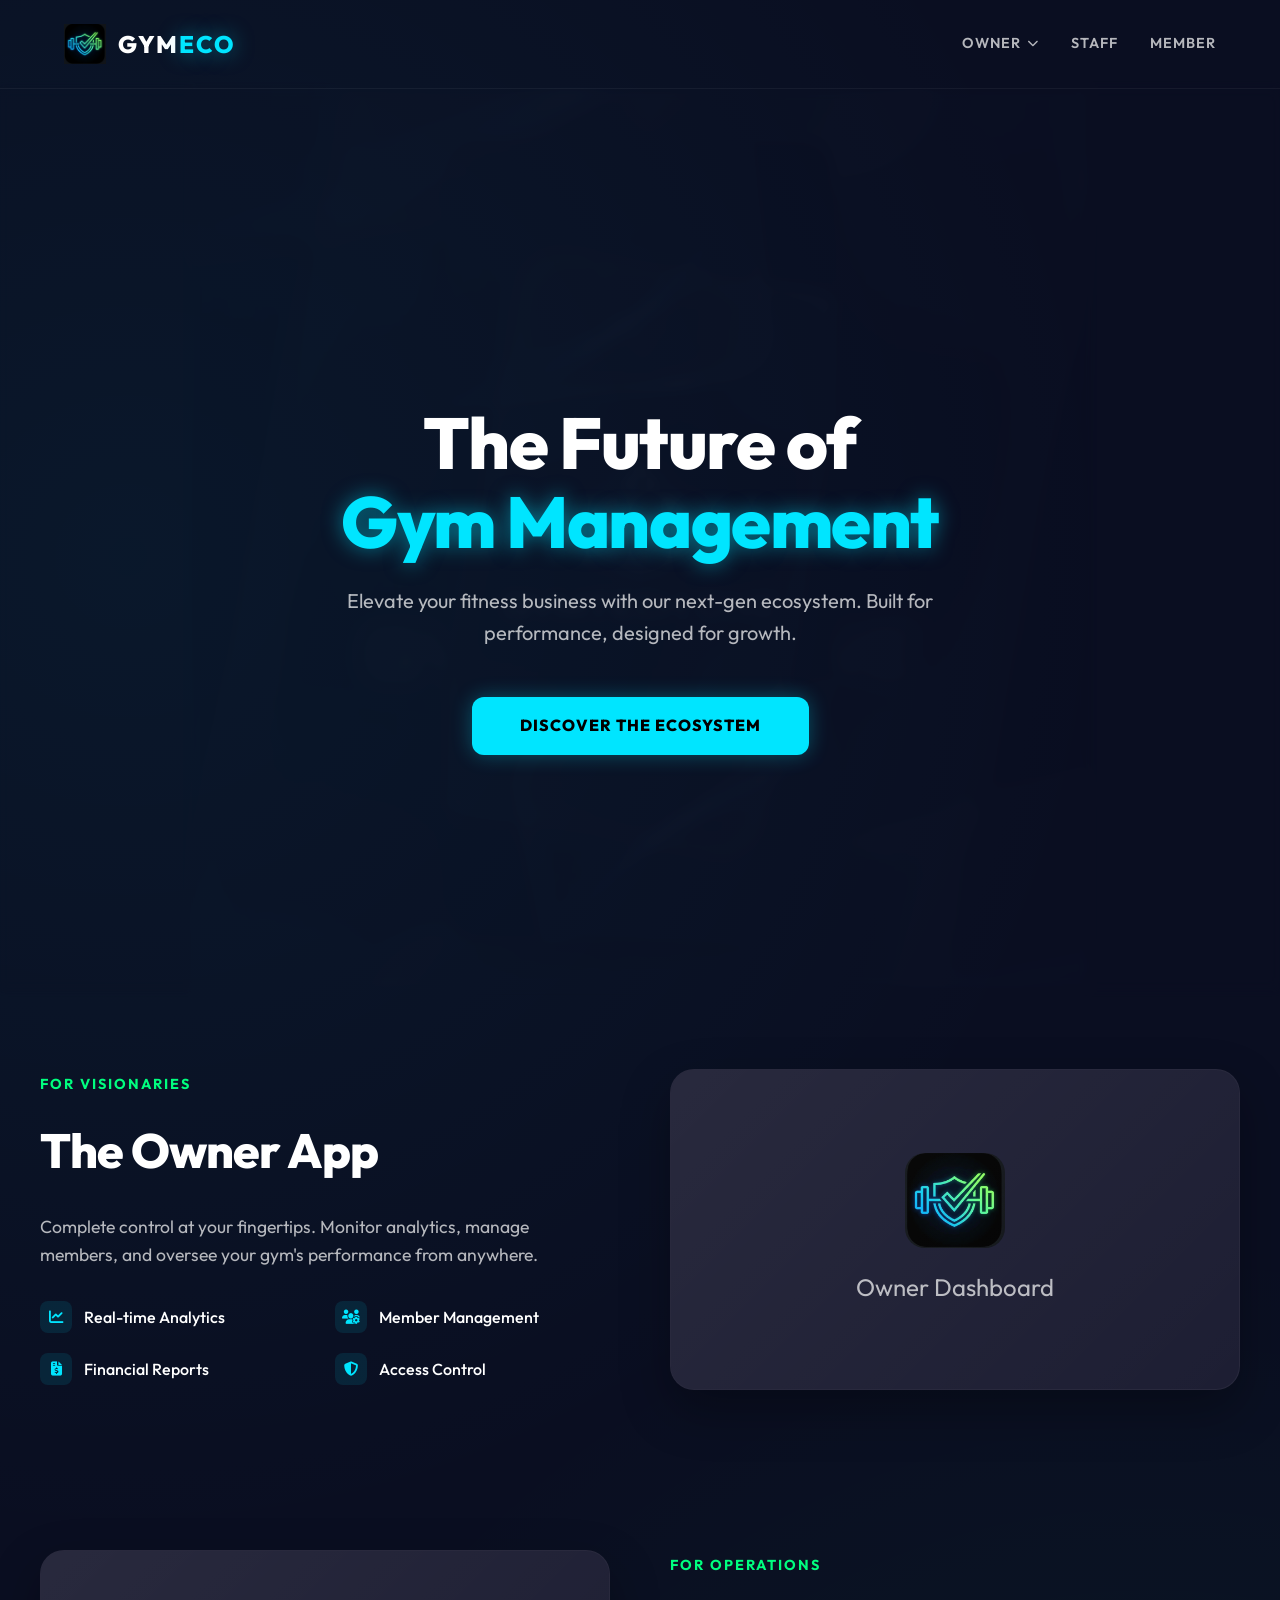
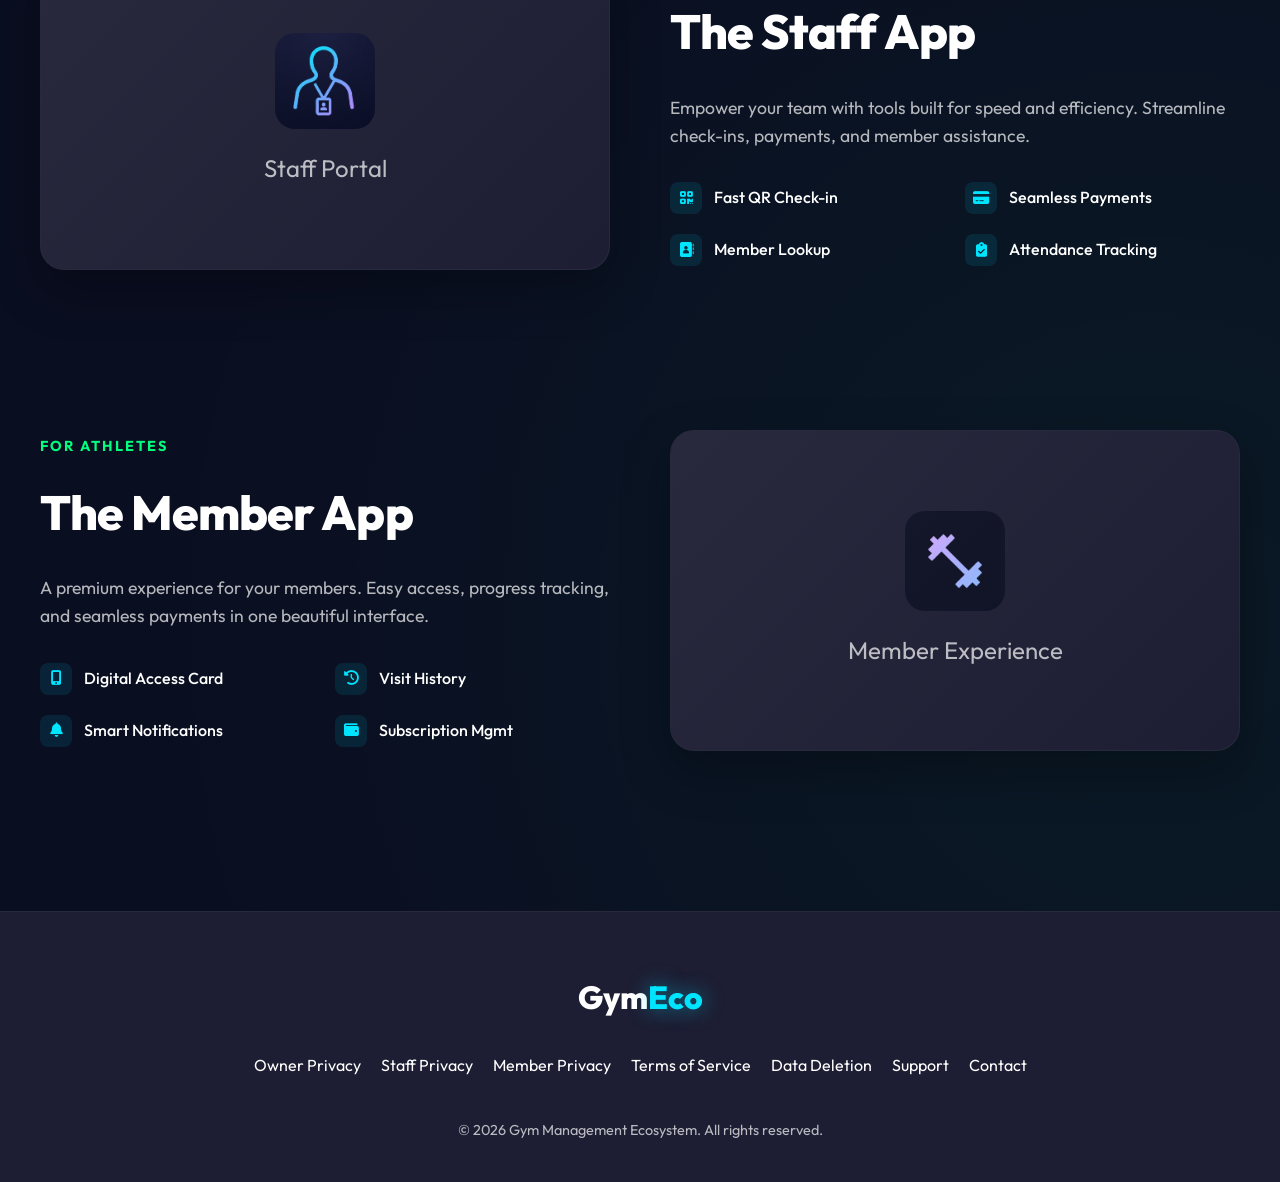
<file: index.html>
<!DOCTYPE html>
<html lang="en">

<head>
    <meta charset="UTF-8">
    <meta name="viewport" content="width=device-width, initial-scale=1.0">
    <title>Gym Management Ecosystem | Elite Fitness Solutions</title>
    <!-- Fonts -->
    <link rel="preconnect" href="https://fonts.googleapis.com">
    <link rel="preconnect" href="https://fonts.gstatic.com" crossorigin>
    <link href="https://fonts.googleapis.com/css2?family=Outfit:wght@300;400;600;800&display=swap" rel="stylesheet">
    <!-- Icons -->
    <!-- Icons -->
    <link rel="stylesheet" href="https://cdnjs.cloudflare.com/ajax/libs/font-awesome/6.4.0/css/all.min.css">
    <!-- Styles -->
    <link rel="stylesheet" href="css/style.css">
</head>

<body>

    <header>
        <div class="container">
            <nav>
                <div class="logo">
                    <img src="app_icon.png" alt="Gym App Logo">
                    <span>Gym<span class="text-cyan">Eco</span></span>
                </div>
                <div class="menu-toggle">
                    <i class="fas fa-bars"></i>
                </div>
                <div class="nav-links">
                    <div class="nav-item-dropdown">
                        <a href="#owner" class="dropdown-trigger">Owner <i class="fas fa-chevron-down"
                                style="font-size: 0.7rem;"></i></a>
                        <div class="dropdown-content">
                            <a href="data-deletion.html"><i class="fas fa-file-contract"></i> Data Deletion</a>
                            <a href="delete_account.html"><i class="fas fa-user-minus"></i> Delete Account</a>
                        </div>
                    </div>
                    <a href="#staff">Staff</a>
                    <a href="#member">Member</a>
                </div>
            </nav>
        </div>
    </header>

    <section class="hero">
        <div class="container hero-content">
            <h1>The Future of <br><span class="text-cyan">Gym Management</span></h1>
            <p>Elevate your fitness business with our next-gen ecosystem. Built for performance, designed for growth.
            </p>
            <a href="#owner" class="cta-button">Discover the Ecosystem</a>
        </div>
    </section>

    <!-- Gym Owner App -->
    <section id="owner" class="app-section container">
        <div class="app-info">
            <span class="app-label">For Visionaries</span>
            <h2>The Owner App</h2>
            <p>Complete control at your fingertips. Monitor analytics, manage members, and oversee your gym's
                performance from anywhere.</p>
            <div class="feature-list">
                <div class="feature-item"><i class="fas fa-chart-line"></i> Real-time Analytics</div>
                <div class="feature-item"><i class="fas fa-users-cog"></i> Member Management</div>
                <div class="feature-item"><i class="fas fa-file-invoice-dollar"></i> Financial Reports</div>
                <div class="feature-item"><i class="fas fa-shield-alt"></i> Access Control</div>
            </div>
        </div>
        <div class="app-visual">
            <div class="mockup-card">
                <div>
                    <img src="app_icon.png" alt="Owner App" style="border-radius: 20px;">
                    <div>Owner Dashboard</div>
                </div>
            </div>
        </div>
    </section>

    <!-- Gym Staff App -->
    <section id="staff" class="app-section reverse container">
        <div class="app-info">
            <span class="app-label">For Operations</span>
            <h2>The Staff App</h2>
            <p>Empower your team with tools built for speed and efficiency. Streamline check-ins, payments, and member
                assistance.</p>
            <div class="feature-list">
                <div class="feature-item"><i class="fas fa-qrcode"></i> Fast QR Check-in</div>
                <div class="feature-item"><i class="fas fa-credit-card"></i> Seamless Payments</div>
                <div class="feature-item"><i class="fas fa-address-book"></i> Member Lookup</div>
                <div class="feature-item"><i class="fas fa-clipboard-check"></i> Attendance Tracking</div>
            </div>
        </div>
        <div class="app-visual">
            <div class="mockup-card">
                <div>
                    <img src="staff_app_icon.png" alt="Staff App" style="border-radius: 20px;">
                    <div>Staff Portal</div>
                </div>
            </div>
        </div>
    </section>

    <!-- Gym Member App -->
    <section id="member" class="app-section container">
        <div class="app-info">
            <span class="app-label">For Athletes</span>
            <h2>The Member App</h2>
            <p>A premium experience for your members. Easy access, progress tracking, and seamless payments in one
                beautiful interface.</p>
            <div class="feature-list">
                <div class="feature-item"><i class="fas fa-mobile-alt"></i> Digital Access Card</div>
                <div class="feature-item"><i class="fas fa-history"></i> Visit History</div>
                <div class="feature-item"><i class="fas fa-bell"></i> Smart Notifications</div>
                <div class="feature-item"><i class="fas fa-wallet"></i> Subscription Mgmt</div>
            </div>
        </div>
        <div class="app-visual">
            <div class="mockup-card">
                <div>
                    <img src="member_app_icon.png" alt="Member App" style="border-radius: 20px;">
                    <div>Member Experience</div>
                </div>
            </div>
        </div>
    </section>

    <footer>
        <div class="container">
            <div class="footer-logo">Gym<span class="text-cyan">Eco</span></div>
            <div class="footer-links" style="flex-wrap: wrap; gap: 20px;">
                <a href="owner_privacy.html">Owner Privacy</a>
                <a href="staff_privacy.html">Staff Privacy</a>
                <a href="member_privacy.html">Member Privacy</a>
                <a href="terms_of_service.html">Terms of Service</a>
                <a href="data-deletion.html">Data Deletion</a>
                <a href="mailto:bougherara.ramzidhia@univ_khenchela.com">Support</a>
                <a href="https://wa.me/213541784737">Contact</a>
            </div>
            <div class="copyright">
                &copy; <span class="copyright-year">2026</span> Gym Management Ecosystem. All rights reserved.
            </div>
        </div>
    </footer>

    <!-- Scripts -->
    <script src="js/script.js"></script>
</body>

</html>
</file>
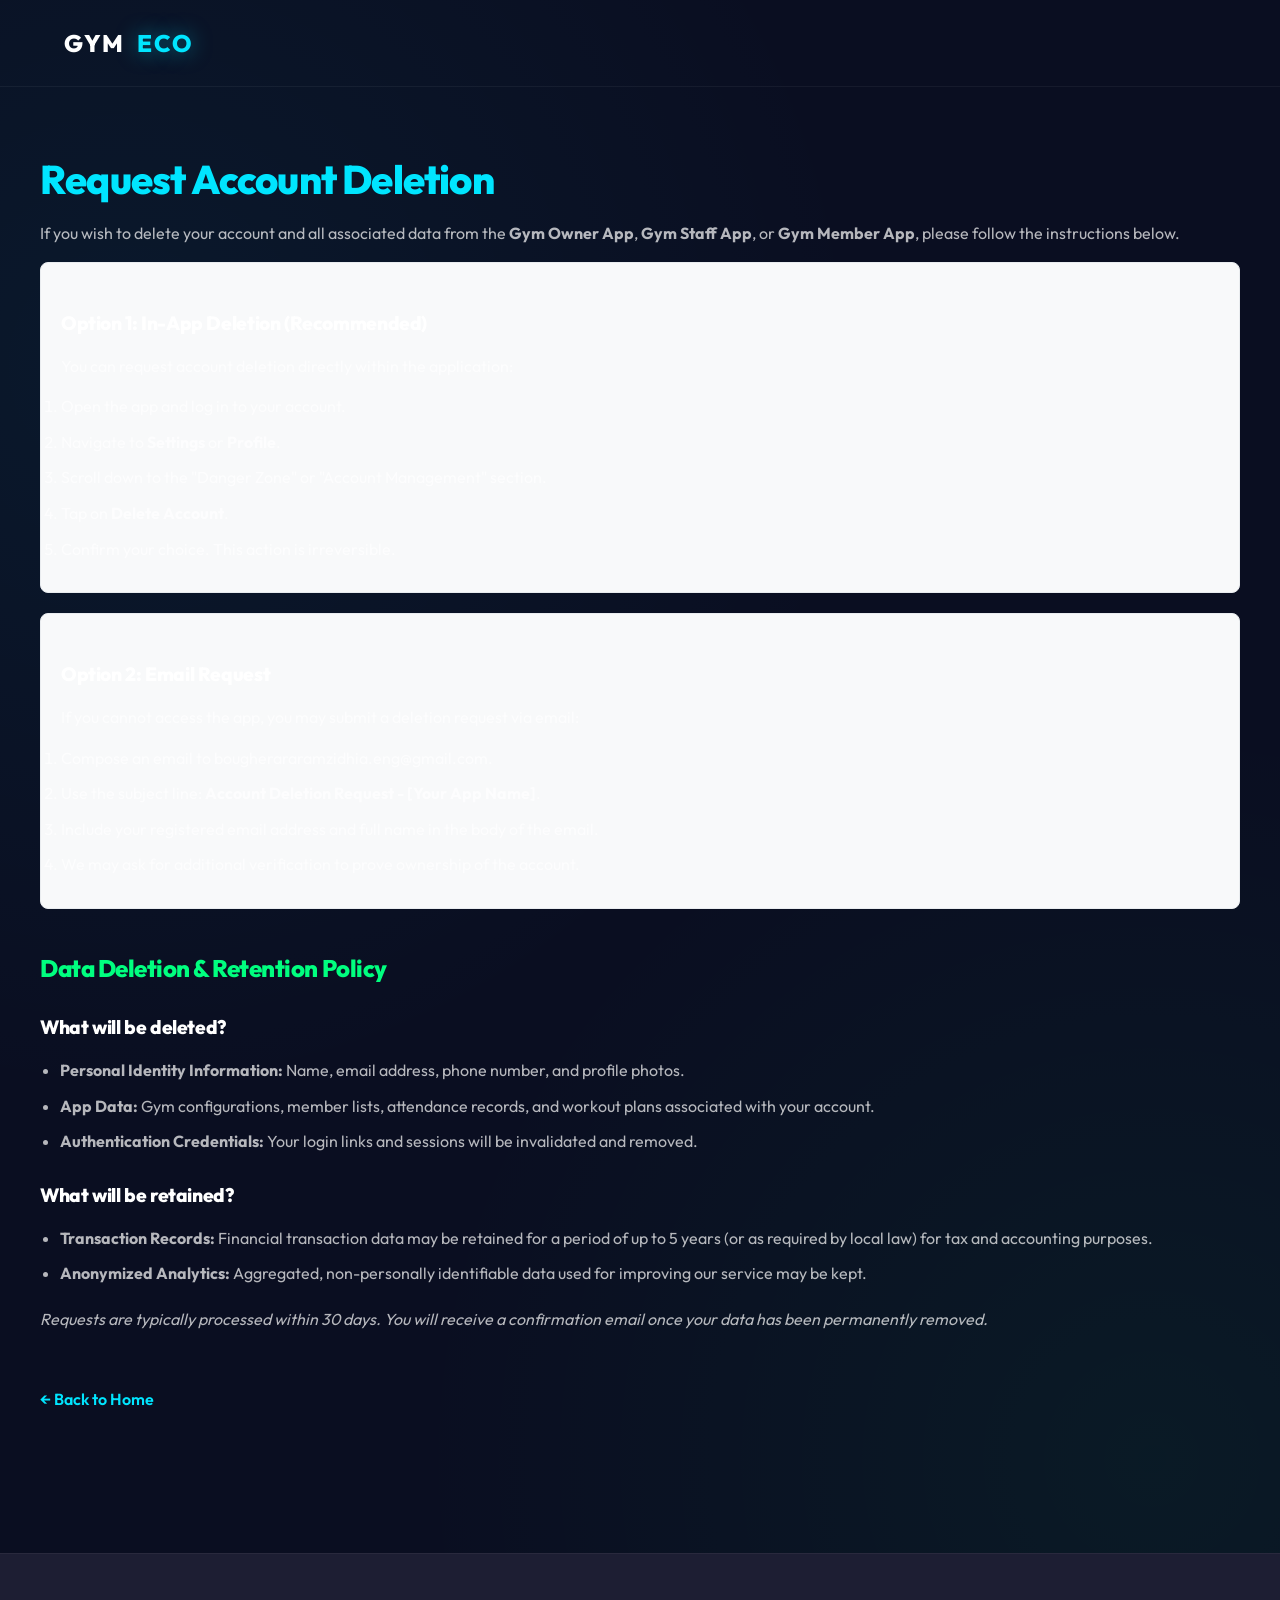
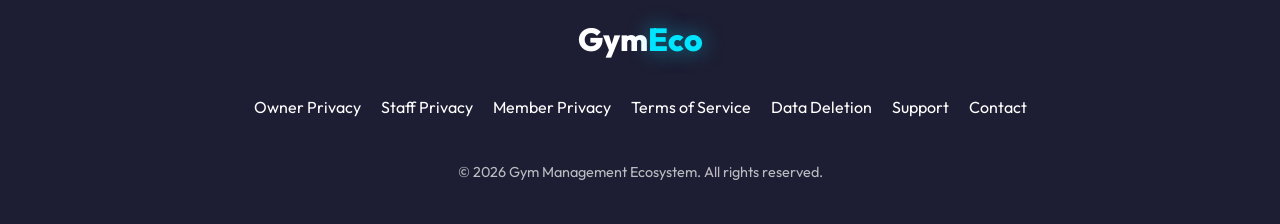
<file: delete_account.html>
<!DOCTYPE html>
<html lang="en">

<head>
    <meta charset="UTF-8">
    <meta name="viewport" content="width=device-width, initial-scale=1.0">
    <title>Request Account Deletion | Gym Management Ecosystem</title>
    <!-- Fonts -->
    <link rel="preconnect" href="https://fonts.googleapis.com">
    <link rel="preconnect" href="https://fonts.gstatic.com" crossorigin>
    <link href="https://fonts.googleapis.com/css2?family=Outfit:wght@300;400;600;800&display=swap" rel="stylesheet">
    <link rel="stylesheet" href="css/style.css">
    <style>
        .deletion-content {
            max-width: 800px;
            margin: 0 auto;
            padding: 40px 20px;
        }

        .step-box {
            background: #f8f9fa;
            border: 1px solid #e9ecef;
            padding: 20px;
            border-radius: 8px;
            margin-bottom: 20px;
        }
    </style>
</head>

<body>
    <header>
        <div class="container">
            <a href="index.html" class="logo">Gym<span class="text-cyan">Eco</span></a>
        </div>
    </header>

    <div class="container content-section">
        <h1>Request Account Deletion</h1>
        <p>If you wish to delete your account and all associated data from the <strong>Gym Owner App</strong>,
            <strong>Gym Staff App</strong>, or <strong>Gym Member App</strong>, please follow the instructions below.
        </p>

        <div class="step-box">
            <h3>Option 1: In-App Deletion (Recommended)</h3>
            <p>You can request account deletion directly within the application:</p>
            <ol>
                <li>Open the app and log in to your account.</li>
                <li>Navigate to <strong>Settings</strong> or <strong>Profile</strong>.</li>
                <li>Scroll down to the "Danger Zone" or "Account Management" section.</li>
                <li>Tap on <strong>Delete Account</strong>.</li>
                <li>Confirm your choice. This action is irreversible.</li>
            </ol>
        </div>

        <div class="step-box">
            <h3>Option 2: Email Request</h3>
            <p>If you cannot access the app, you may submit a deletion request via email:</p>
            <ol>
                <li>Compose an email to <a
                        href="mailto:bougherararamzidhia.eng@gmail.com">bougherararamzidhia.eng@gmail.com</a>.</li>
                <li>Use the subject line: <strong>Account Deletion Request - [Your App Name]</strong>.</li>
                <li>Include your registered email address and full name in the body of the email.</li>
                <li>We may ask for additional verification to prove ownership of the account.</li>
            </ol>
        </div>

        <h2>Data Deletion & Retention Policy</h2>

        <h3>What will be deleted?</h3>
        <ul>
            <li><strong>Personal Identity Information:</strong> Name, email address, phone number, and profile photos.
            </li>
            <li><strong>App Data:</strong> Gym configurations, member lists, attendance records, and workout plans
                associated with your account.</li>
            <li><strong>Authentication Credentials:</strong> Your login links and sessions will be invalidated and
                removed.</li>
        </ul>

        <h3>What will be retained?</h3>
        <ul>
            <li><strong>Transaction Records:</strong> Financial transaction data may be retained for a period of up to 5
                years (or as required by local law) for tax and accounting purposes.</li>
            <li><strong>Anonymized Analytics:</strong> Aggregated, non-personally identifiable data used for improving
                our service may be kept.</li>
        </ul>

        <p><em>Requests are typically processed within 30 days. You will receive a confirmation email once your data has
                been permanently removed.</em></p>

        <a href="index.html" class="back-link">← Back to Home</a>
    </div>

    <footer>
        <div class="container">
            <div class="footer-logo">Gym<span class="text-cyan">Eco</span></div>
            <div class="footer-links" style="flex-wrap: wrap; gap: 20px;">
                <a href="owner_privacy.html">Owner Privacy</a>
                <a href="staff_privacy.html">Staff Privacy</a>
                <a href="member_privacy.html">Member Privacy</a>
                <a href="terms_of_service.html">Terms of Service</a>
                <a href="data-deletion.html">Data Deletion</a>
                <a href="mailto:bougherara.ramzidhia@univ_khenchela.com">Support</a>
                <a href="https://wa.me/213541784737">Contact</a>
            </div>
            <div class="copyright">
                &copy; <span class="copyright-year">2026</span> Gym Management Ecosystem. All rights reserved.
            </div>
        </div>
    </footer>
</body>

</html>
</file>
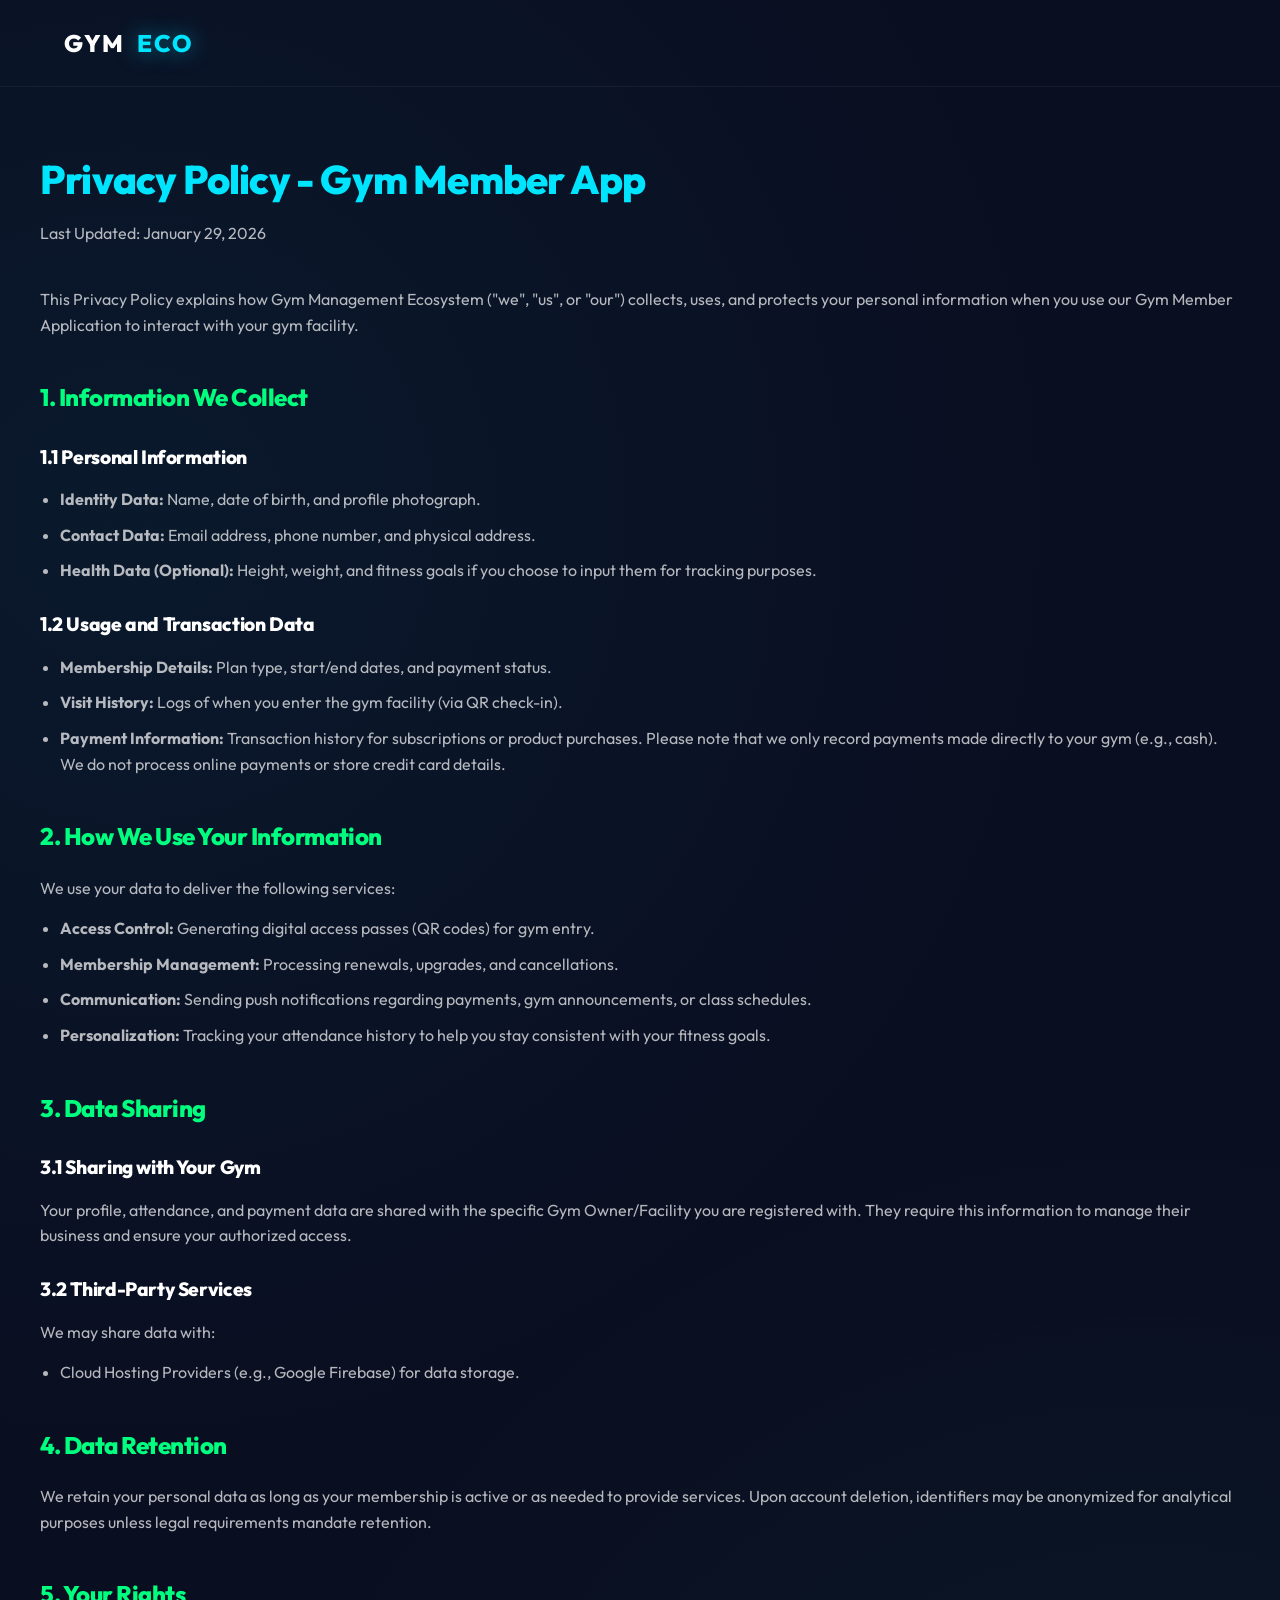
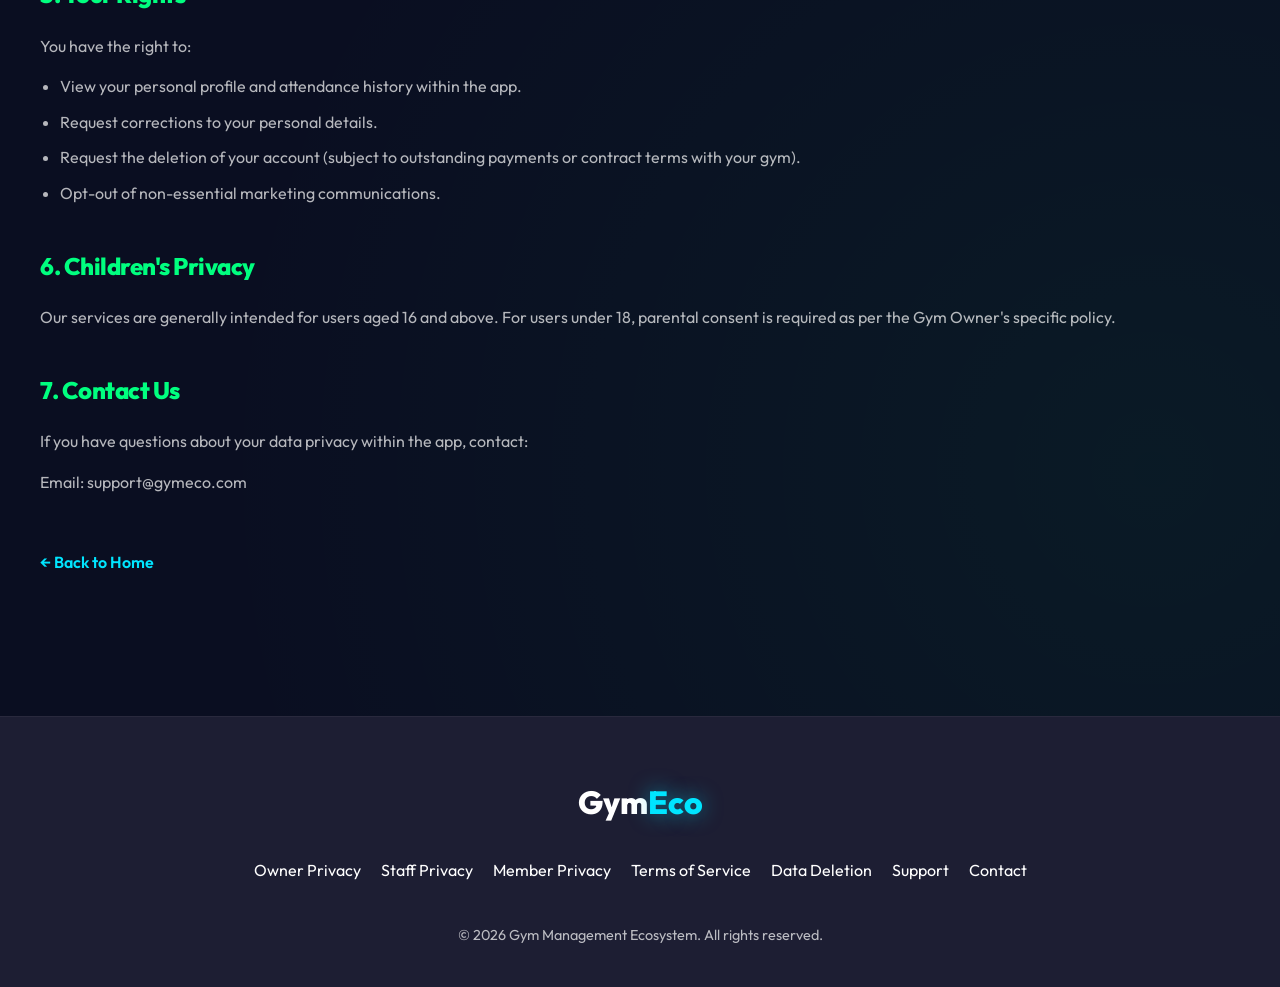
<file: member_privacy.html>
<!DOCTYPE html>
<html lang="en">

<head>
    <meta charset="UTF-8">
    <meta name="viewport" content="width=device-width, initial-scale=1.0">
    <title>Member Privacy Policy | Gym Management Ecosystem</title>
    <!-- Fonts -->
    <link rel="preconnect" href="https://fonts.googleapis.com">
    <link rel="preconnect" href="https://fonts.gstatic.com" crossorigin>
    <link href="https://fonts.googleapis.com/css2?family=Outfit:wght@300;400;600;800&display=swap" rel="stylesheet">
    <!-- Icons -->
    <link rel="stylesheet" href="https://cdnjs.cloudflare.com/ajax/libs/font-awesome/6.4.0/css/all.min.css">
    <!-- Styles -->
    <link rel="stylesheet" href="css/style.css">
</head>

<body>

    <header>
        <div class="container">
            <a href="index.html" class="logo">Gym<span class="text-cyan">Eco</span></a>
        </div>
    </header>

    <div class="container content-section">
        <h1>Privacy Policy - Gym Member App</h1>
        <span class="last-updated">Last Updated: January 29, 2026</span>

        <p>This Privacy Policy explains how Gym Management Ecosystem ("we", "us", or "our") collects, uses, and protects
            your personal information when you use our Gym Member Application to interact with your gym facility.</p>

        <h2>1. Information We Collect</h2>

        <h3>1.1 Personal Information</h3>
        <ul>
            <li><strong>Identity Data:</strong> Name, date of birth, and profile photograph.</li>
            <li><strong>Contact Data:</strong> Email address, phone number, and physical address.</li>
            <li><strong>Health Data (Optional):</strong> Height, weight, and fitness goals if you choose to input them
                for tracking purposes.</li>
        </ul>

        <h3>1.2 Usage and Transaction Data</h3>
        <ul>
            <li><strong>Membership Details:</strong> Plan type, start/end dates, and payment status.</li>
            <li><strong>Visit History:</strong> Logs of when you enter the gym facility (via QR check-in).</li>
            <li><strong>Payment Information:</strong> Transaction history for subscriptions or product purchases. Please
                note that we only record payments made directly to your gym (e.g., cash). We do not process online
                payments or store credit card details.</li>
        </ul>

        <h2>2. How We Use Your Information</h2>
        <p>We use your data to deliver the following services:</p>
        <ul>
            <li><strong>Access Control:</strong> Generating digital access passes (QR codes) for gym entry.</li>
            <li><strong>Membership Management:</strong> Processing renewals, upgrades, and cancellations.</li>
            <li><strong>Communication:</strong> Sending push notifications regarding payments, gym announcements, or
                class schedules.</li>
            <li><strong>Personalization:</strong> Tracking your attendance history to help you stay consistent with your
                fitness goals.</li>
        </ul>

        <h2>3. Data Sharing</h2>

        <h3>3.1 Sharing with Your Gym</h3>
        <p>Your profile, attendance, and payment data are shared with the specific Gym Owner/Facility you are registered
            with. They require this information to manage their business and ensure your authorized access.</p>

        <h3>3.2 Third-Party Services</h3>
        <p>We may share data with:</p>
        <ul>
            <li>Cloud Hosting Providers (e.g., Google Firebase) for data storage.</li>
        </ul>

        <h2>4. Data Retention</h2>
        <p>We retain your personal data as long as your membership is active or as needed to provide services. Upon
            account deletion, identifiers may be anonymized for analytical purposes unless legal requirements mandate
            retention.</p>

        <h2>5. Your Rights</h2>
        <p>You have the right to:</p>
        <ul>
            <li>View your personal profile and attendance history within the app.</li>
            <li>Request corrections to your personal details.</li>
            <li>Request the deletion of your account (subject to outstanding payments or contract terms with your gym).
            </li>
            <li>Opt-out of non-essential marketing communications.</li>
        </ul>

        <h2>6. Children's Privacy</h2>
        <p>Our services are generally intended for users aged 16 and above. For users under 18, parental consent is
            required as per the Gym Owner's specific policy.</p>

        <h2>7. Contact Us</h2>
        <p>If you have questions about your data privacy within the app, contact:</p>
        <p>Email: support@gymeco.com</p>

        <a href="index.html" class="back-link">← Back to Home</a>
    </div>

    <footer>
        <div class="container">
            <div class="footer-logo">Gym<span class="text-cyan">Eco</span></div>
            <div class="footer-links" style="flex-wrap: wrap; gap: 20px;">
                <a href="owner_privacy.html">Owner Privacy</a>
                <a href="staff_privacy.html">Staff Privacy</a>
                <a href="member_privacy.html">Member Privacy</a>
                <a href="terms_of_service.html">Terms of Service</a>
                <a href="data-deletion.html">Data Deletion</a>
                <a href="mailto:bougherara.ramzidhia@univ_khenchela.com">Support</a>
                <a href="https://wa.me/213541784737">Contact</a>
            </div>
            <div class="copyright">
                &copy; <span class="copyright-year">2026</span> Gym Management Ecosystem. All rights reserved.
            </div>
        </div>
    </footer>

    <!-- Scripts -->
    <script src="js/script.js"></script>
</body>

</html>
</file>
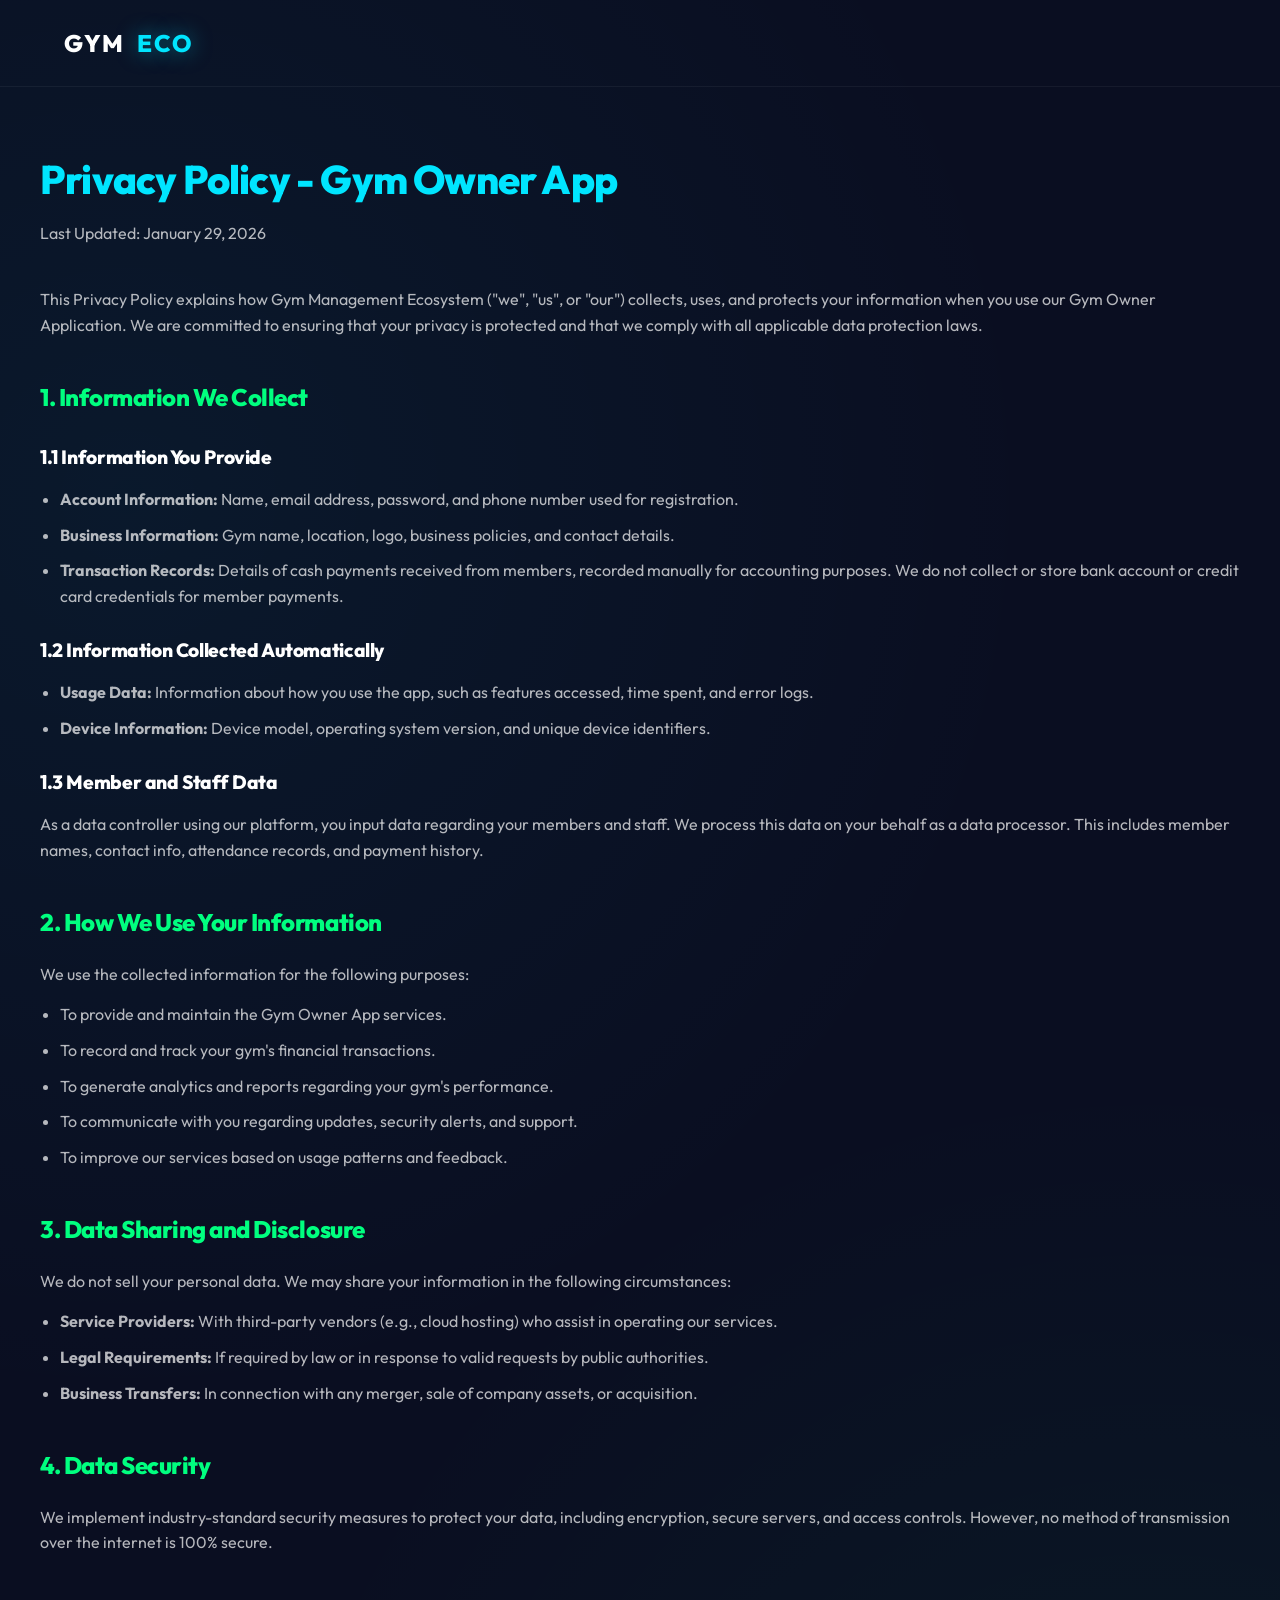
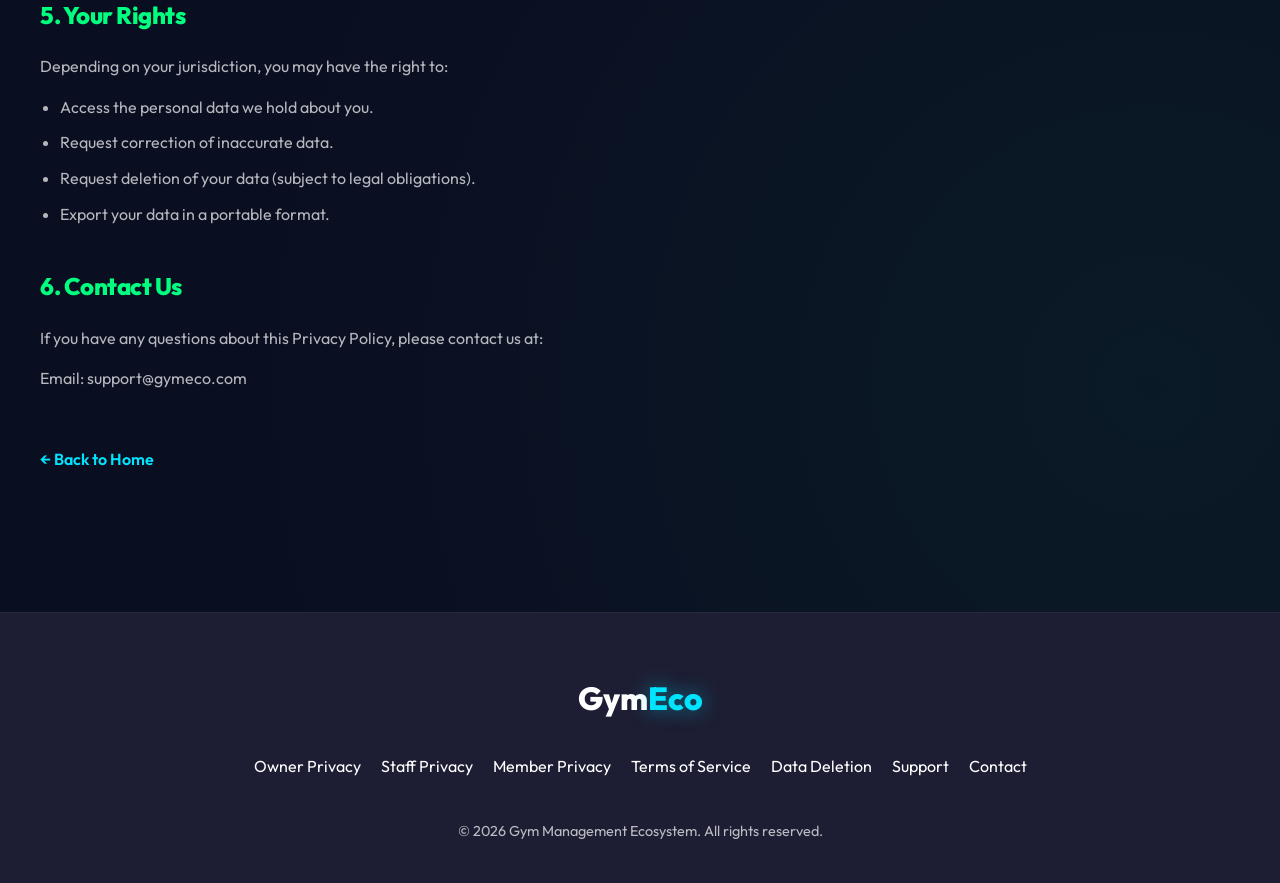
<file: owner_privacy.html>
<!DOCTYPE html>
<html lang="en">

<head>
    <meta charset="UTF-8">
    <meta name="viewport" content="width=device-width, initial-scale=1.0">
    <title>Owner Privacy Policy | Gym Management Ecosystem</title>
    <!-- Fonts -->
    <link rel="preconnect" href="https://fonts.googleapis.com">
    <link rel="preconnect" href="https://fonts.gstatic.com" crossorigin>
    <link href="https://fonts.googleapis.com/css2?family=Outfit:wght@300;400;600;800&display=swap" rel="stylesheet">
    <!-- Icons -->
    <link rel="stylesheet" href="https://cdnjs.cloudflare.com/ajax/libs/font-awesome/6.4.0/css/all.min.css">
    <!-- Styles -->
    <link rel="stylesheet" href="css/style.css">
</head>

<body>

    <header>
        <div class="container">
            <a href="index.html" class="logo">Gym<span class="text-cyan">Eco</span></a>
        </div>
    </header>

    <div class="container content-section">
        <h1>Privacy Policy - Gym Owner App</h1>
        <span class="last-updated">Last Updated: January 29, 2026</span>

        <p>This Privacy Policy explains how Gym Management Ecosystem ("we", "us", or "our") collects, uses, and protects
            your information when you use our Gym Owner Application. We are committed to ensuring that your privacy is
            protected and that we comply with all applicable data protection laws.</p>

        <h2>1. Information We Collect</h2>

        <h3>1.1 Information You Provide</h3>
        <ul>
            <li><strong>Account Information:</strong> Name, email address, password, and phone number used for
                registration.</li>
            <li><strong>Business Information:</strong> Gym name, location, logo, business policies, and contact details.
            </li>
            <li><strong>Transaction Records:</strong> Details of cash payments received from members, recorded manually
                for accounting purposes. We do not collect or store bank account or credit card credentials for member
                payments.</li>
        </ul>

        <h3>1.2 Information Collected Automatically</h3>
        <ul>
            <li><strong>Usage Data:</strong> Information about how you use the app, such as features accessed, time
                spent, and error logs.</li>
            <li><strong>Device Information:</strong> Device model, operating system version, and unique device
                identifiers.</li>
        </ul>

        <h3>1.3 Member and Staff Data</h3>
        <p>As a data controller using our platform, you input data regarding your members and staff. We process this
            data on your behalf as a data processor. This includes member names, contact info, attendance records, and
            payment history.</p>

        <h2>2. How We Use Your Information</h2>
        <p>We use the collected information for the following purposes:</p>
        <ul>
            <li>To provide and maintain the Gym Owner App services.</li>
            <li>To record and track your gym's financial transactions.</li>
            <li>To generate analytics and reports regarding your gym's performance.</li>
            <li>To communicate with you regarding updates, security alerts, and support.</li>
            <li>To improve our services based on usage patterns and feedback.</li>
        </ul>

        <h2>3. Data Sharing and Disclosure</h2>
        <p>We do not sell your personal data. We may share your information in the following circumstances:</p>
        <ul>
            <li><strong>Service Providers:</strong> With third-party vendors (e.g., cloud hosting) who assist in
                operating our services.</li>
            <li><strong>Legal Requirements:</strong> If required by law or in response to valid requests by public
                authorities.</li>
            <li><strong>Business Transfers:</strong> In connection with any merger, sale of company assets, or
                acquisition.</li>
        </ul>

        <h2>4. Data Security</h2>
        <p>We implement industry-standard security measures to protect your data, including encryption, secure servers,
            and access controls. However, no method of transmission over the internet is 100% secure.</p>

        <h2>5. Your Rights</h2>
        <p>Depending on your jurisdiction, you may have the right to:</p>
        <ul>
            <li>Access the personal data we hold about you.</li>
            <li>Request correction of inaccurate data.</li>
            <li>Request deletion of your data (subject to legal obligations).</li>
            <li>Export your data in a portable format.</li>
        </ul>

        <h2>6. Contact Us</h2>
        <p>If you have any questions about this Privacy Policy, please contact us at:</p>
        <p>Email: support@gymeco.com</p>

        <a href="index.html" class="back-link">← Back to Home</a>
    </div>

    <footer>
        <div class="container">
            <div class="footer-logo">Gym<span class="text-cyan">Eco</span></div>
            <div class="footer-links" style="flex-wrap: wrap; gap: 20px;">
                <a href="owner_privacy.html">Owner Privacy</a>
                <a href="staff_privacy.html">Staff Privacy</a>
                <a href="member_privacy.html">Member Privacy</a>
                <a href="terms_of_service.html">Terms of Service</a>
                <a href="data-deletion.html">Data Deletion</a>
                <a href="mailto:bougherara.ramzidhia@univ_khenchela.com">Support</a>
                <a href="https://wa.me/213541784737">Contact</a>
            </div>
            <div class="copyright">
                &copy; <span class="copyright-year">2026</span> Gym Management Ecosystem. All rights reserved.
            </div>
        </div>
    </footer>

    <!-- Scripts -->
    <script src="js/script.js"></script>
</body>

</html>
</file>
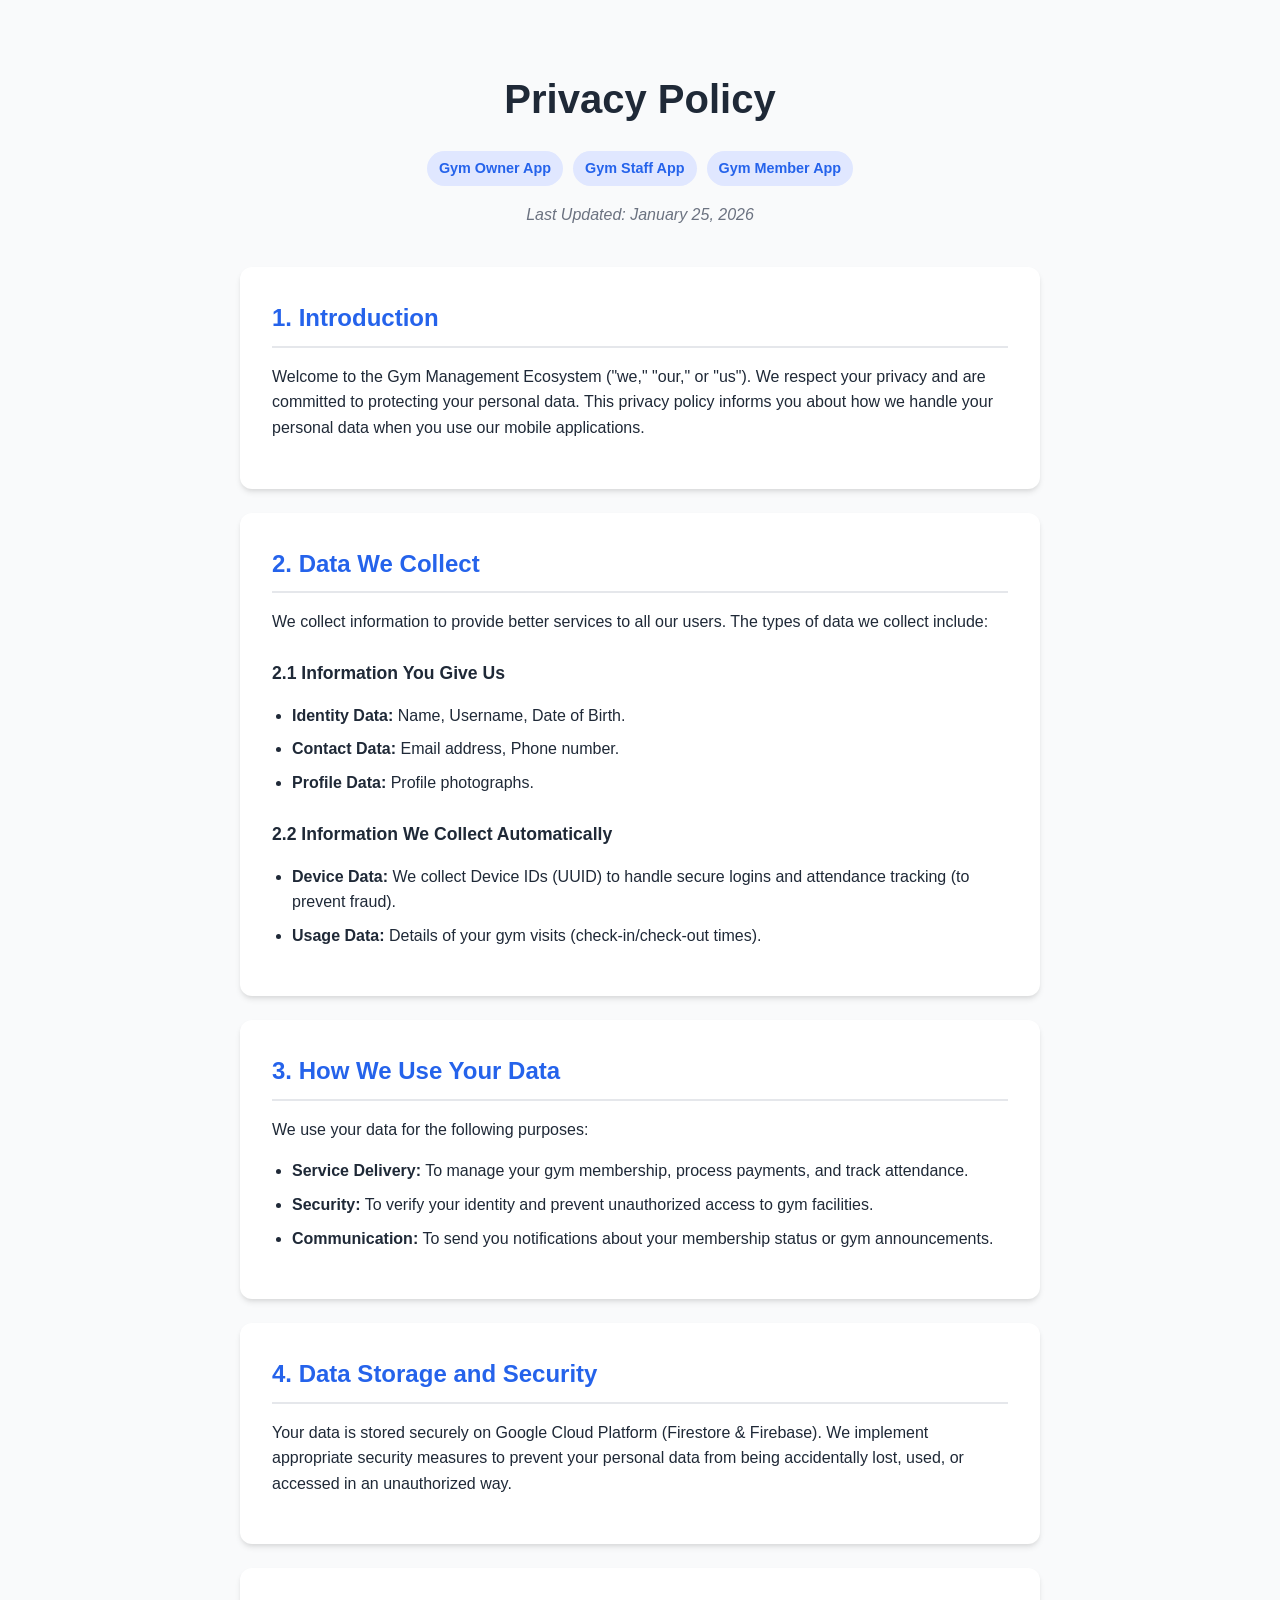
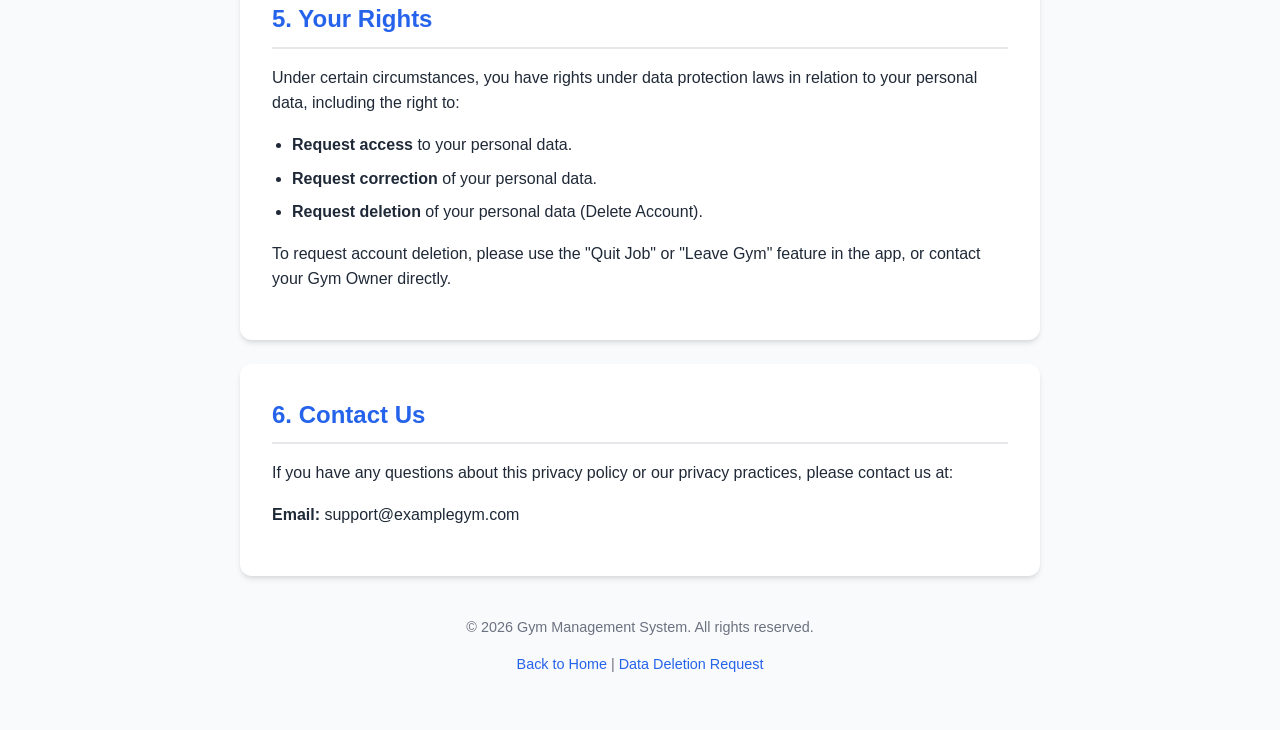
<file: privacy.html>
<!DOCTYPE html>
<html lang="en">

<head>
    <meta charset="UTF-8">
    <meta name="viewport" content="width=device-width, initial-scale=1.0">
    <title>Privacy Policy - Gym Management Ecosystem</title>
    <style>
        :root {
            --primary: #2563eb;
            --text: #1f2937;
            --text-light: #6b7280;
            --bg: #f9fafb;
            --card-bg: #ffffff;
        }

        body {
            font-family: -apple-system, BlinkMacSystemFont, "Segoe UI", Roboto, "Helvetica Neue", Arial, sans-serif;
            line-height: 1.6;
            color: var(--text);
            background-color: var(--bg);
            margin: 0;
            padding: 0;
        }

        .container {
            max-width: 800px;
            margin: 0 auto;
            padding: 40px 20px;
        }

        header {
            text-align: center;
            margin-bottom: 40px;
        }

        h1 {
            font-size: 2.5rem;
            color: var(--text);
            margin-bottom: 10px;
        }

        .last-updated {
            color: var(--text-light);
            font-style: italic;
        }

        .card {
            background: var(--card-bg);
            border-radius: 12px;
            padding: 32px;
            box-shadow: 0 4px 6px -1px rgba(0, 0, 0, 0.1), 0 2px 4px -1px rgba(0, 0, 0, 0.06);
            margin-bottom: 24px;
        }

        h2 {
            color: var(--primary);
            font-size: 1.5rem;
            margin-top: 0;
            margin-bottom: 16px;
            border-bottom: 2px solid #e5e7eb;
            padding-bottom: 8px;
        }

        h3 {
            font-size: 1.1rem;
            margin-top: 24px;
            margin-bottom: 8px;
        }

        ul {
            padding-left: 20px;
            color: var(--text);
        }

        li {
            margin-bottom: 8px;
        }

        .apps-list {
            display: flex;
            gap: 10px;
            justify-content: center;
            margin-top: 20px;
            flex-wrap: wrap;
        }

        .app-badge {
            background: #e0e7ff;
            color: var(--primary);
            padding: 6px 12px;
            border-radius: 20px;
            font-size: 0.9rem;
            font-weight: 600;
        }

        footer {
            text-align: center;
            margin-top: 40px;
            color: var(--text-light);
            font-size: 0.9rem;
        }

        a {
            color: var(--primary);
            text-decoration: none;
        }

        a:hover {
            text-decoration: underline;
        }
    </style>
</head>

<body>

    <div class="container">
        <header>
            <h1>Privacy Policy</h1>
            <div class="apps-list">
                <span class="app-badge">Gym Owner App</span>
                <span class="app-badge">Gym Staff App</span>
                <span class="app-badge">Gym Member App</span>
            </div>
            <p class="last-updated">Last Updated: January 25, 2026</p>
        </header>

        <div class="card">
            <h2>1. Introduction</h2>
            <p>Welcome to the Gym Management Ecosystem ("we," "our," or "us"). We respect your privacy and are committed
                to protecting your personal data. This privacy policy informs you about how we handle your personal data
                when you use our mobile applications.</p>
        </div>

        <div class="card">
            <h2>2. Data We Collect</h2>
            <p>We collect information to provide better services to all our users. The types of data we collect include:
            </p>

            <h3>2.1 Information You Give Us</h3>
            <ul>
                <li><strong>Identity Data:</strong> Name, Username, Date of Birth.</li>
                <li><strong>Contact Data:</strong> Email address, Phone number.</li>
                <li><strong>Profile Data:</strong> Profile photographs.</li>
            </ul>

            <h3>2.2 Information We Collect Automatically</h3>
            <ul>
                <li><strong>Device Data:</strong> We collect Device IDs (UUID) to handle secure logins and attendance
                    tracking (to prevent fraud).</li>
                <li><strong>Usage Data:</strong> Details of your gym visits (check-in/check-out times).</li>
            </ul>
        </div>

        <div class="card">
            <h2>3. How We Use Your Data</h2>
            <p>We use your data for the following purposes:</p>
            <ul>
                <li><strong>Service Delivery:</strong> To manage your gym membership, process payments, and track
                    attendance.</li>
                <li><strong>Security:</strong> To verify your identity and prevent unauthorized access to gym
                    facilities.</li>
                <li><strong>Communication:</strong> To send you notifications about your membership status or gym
                    announcements.</li>
            </ul>
        </div>

        <div class="card">
            <h2>4. Data Storage and Security</h2>
            <p>Your data is stored securely on Google Cloud Platform (Firestore & Firebase). We implement appropriate
                security measures to prevent your personal data from being accidentally lost, used, or accessed in an
                unauthorized way.</p>
        </div>

        <div class="card">
            <h2>5. Your Rights</h2>
            <p>Under certain circumstances, you have rights under data protection laws in relation to your personal
                data, including the right to:</p>
            <ul>
                <li><strong>Request access</strong> to your personal data.</li>
                <li><strong>Request correction</strong> of your personal data.</li>
                <li><strong>Request deletion</strong> of your personal data (Delete Account).</li>
            </ul>
            <p>To request account deletion, please use the "Quit Job" or "Leave Gym" feature in the app, or contact your
                Gym Owner directly.</p>
        </div>

        <div class="card">
            <h2>6. Contact Us</h2>
            <p>If you have any questions about this privacy policy or our privacy practices, please contact us at:</p>
            <p><strong>Email:</strong> support@examplegym.com</p>
        </div>

        <footer>
            <p>&copy; 2026 Gym Management System. All rights reserved.</p>
            <p><a href="index.html">Back to Home</a> | <a href="data-deletion.html">Data Deletion Request</a></p>
        </footer>
    </div>

</body>

</html>
</file>
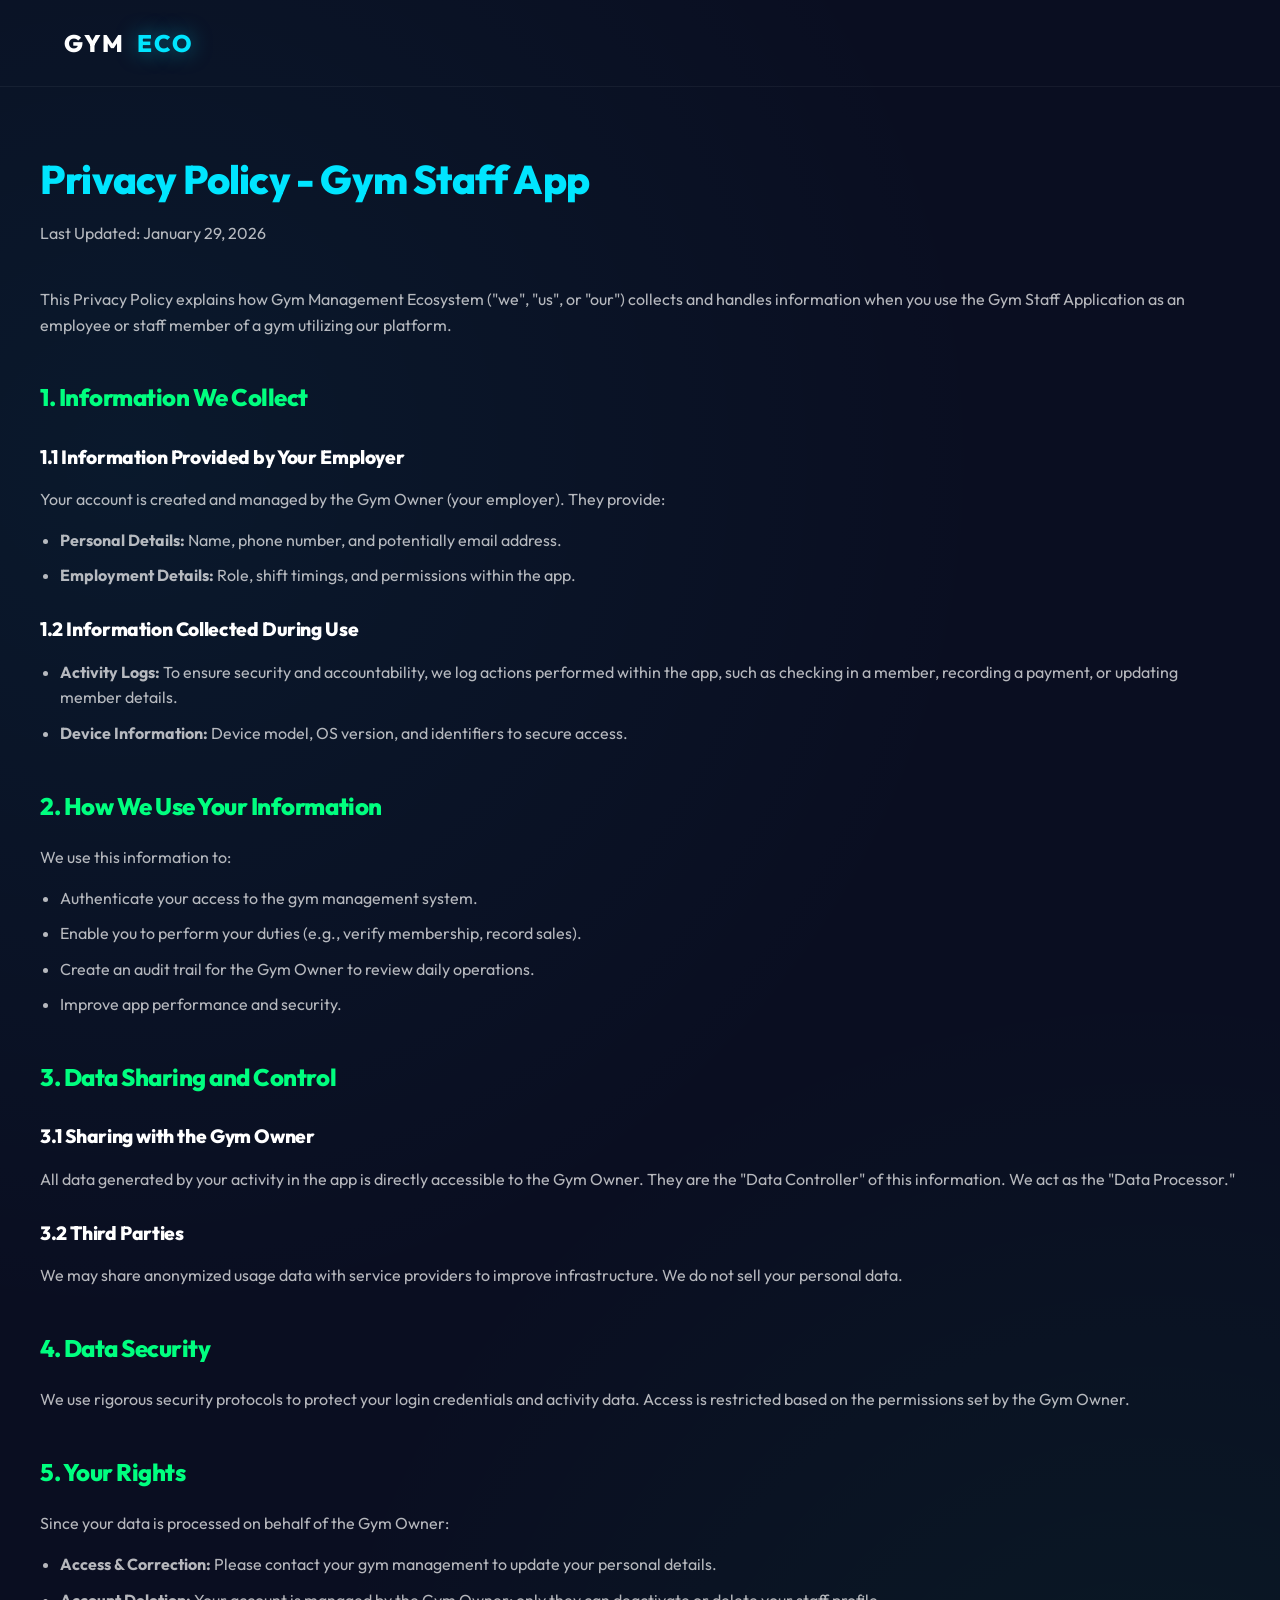
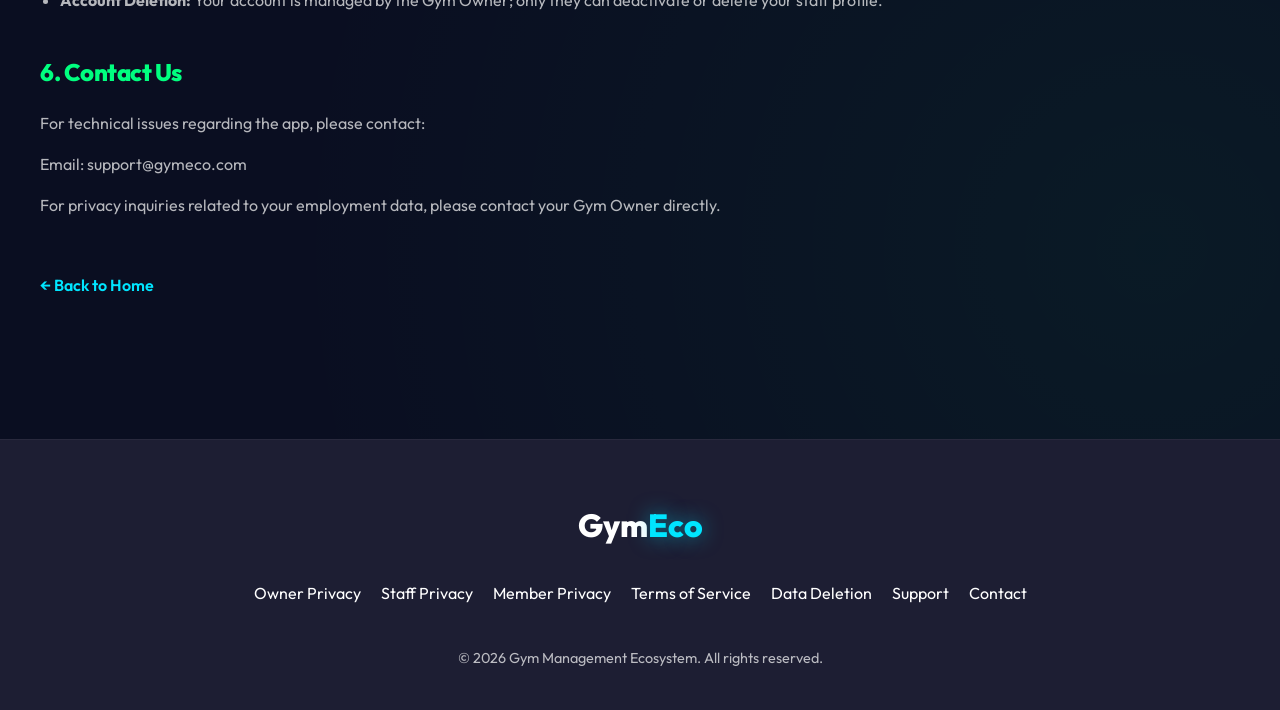
<file: staff_privacy.html>
<!DOCTYPE html>
<html lang="en">

<head>
    <meta charset="UTF-8">
    <meta name="viewport" content="width=device-width, initial-scale=1.0">
    <title>Staff Privacy Policy | Gym Management Ecosystem</title>
    <!-- Fonts -->
    <link rel="preconnect" href="https://fonts.googleapis.com">
    <link rel="preconnect" href="https://fonts.gstatic.com" crossorigin>
    <link href="https://fonts.googleapis.com/css2?family=Outfit:wght@300;400;600;800&display=swap" rel="stylesheet">
    <!-- Icons -->
    <link rel="stylesheet" href="https://cdnjs.cloudflare.com/ajax/libs/font-awesome/6.4.0/css/all.min.css">
    <!-- Styles -->
    <link rel="stylesheet" href="css/style.css">
</head>

<body>

    <header>
        <div class="container">
            <a href="index.html" class="logo">Gym<span class="text-cyan">Eco</span></a>
        </div>
    </header>

    <div class="container content-section">
        <h1>Privacy Policy - Gym Staff App</h1>
        <span class="last-updated">Last Updated: January 29, 2026</span>

        <p>This Privacy Policy explains how Gym Management Ecosystem ("we", "us", or "our") collects and handles
            information when you use the Gym Staff Application as an employee or staff member of a gym utilizing our
            platform.</p>

        <h2>1. Information We Collect</h2>

        <h3>1.1 Information Provided by Your Employer</h3>
        <p>Your account is created and managed by the Gym Owner (your employer). They provide:</p>
        <ul>
            <li><strong>Personal Details:</strong> Name, phone number, and potentially email address.</li>
            <li><strong>Employment Details:</strong> Role, shift timings, and permissions within the app.</li>
        </ul>

        <h3>1.2 Information Collected During Use</h3>
        <ul>
            <li><strong>Activity Logs:</strong> To ensure security and accountability, we log actions performed within
                the app, such as checking in a member, recording a payment, or updating member details.</li>
            <li><strong>Device Information:</strong> Device model, OS version, and identifiers to secure access.</li>
        </ul>

        <h2>2. How We Use Your Information</h2>
        <p>We use this information to:</p>
        <ul>
            <li>Authenticate your access to the gym management system.</li>
            <li>Enable you to perform your duties (e.g., verify membership, record sales).</li>
            <li>Create an audit trail for the Gym Owner to review daily operations.</li>
            <li>Improve app performance and security.</li>
        </ul>

        <h2>3. Data Sharing and Control</h2>

        <h3>3.1 Sharing with the Gym Owner</h3>
        <p>All data generated by your activity in the app is directly accessible to the Gym Owner. They are the "Data
            Controller" of this information. We act as the "Data Processor."</p>

        <h3>3.2 Third Parties</h3>
        <p>We may share anonymized usage data with service providers to improve infrastructure. We do not sell your
            personal data.</p>

        <h2>4. Data Security</h2>
        <p>We use rigorous security protocols to protect your login credentials and activity data. Access is restricted
            based on the permissions set by the Gym Owner.</p>

        <h2>5. Your Rights</h2>
        <p>Since your data is processed on behalf of the Gym Owner:</p>
        <ul>
            <li><strong>Access & Correction:</strong> Please contact your gym management to update your personal
                details.</li>
            <li><strong>Account Deletion:</strong> Your account is managed by the Gym Owner; only they can deactivate or
                delete your staff profile.</li>
        </ul>

        <h2>6. Contact Us</h2>
        <p>For technical issues regarding the app, please contact:</p>
        <p>Email: support@gymeco.com</p>
        <p>For privacy inquiries related to your employment data, please contact your Gym Owner directly.</p>

        <a href="index.html" class="back-link">← Back to Home</a>
    </div>

    <footer>
        <div class="container">
            <div class="footer-logo">Gym<span class="text-cyan">Eco</span></div>
            <div class="footer-links" style="flex-wrap: wrap; gap: 20px;">
                <a href="owner_privacy.html">Owner Privacy</a>
                <a href="staff_privacy.html">Staff Privacy</a>
                <a href="member_privacy.html">Member Privacy</a>
                <a href="terms_of_service.html">Terms of Service</a>
                <a href="data-deletion.html">Data Deletion</a>
                <a href="mailto:bougherara.ramzidhia@univ_khenchela.com">Support</a>
                <a href="https://wa.me/213541784737">Contact</a>
            </div>
            <div class="copyright">
                &copy; <span class="copyright-year">2026</span> Gym Management Ecosystem. All rights reserved.
            </div>
        </div>
    </footer>

    <!-- Scripts -->
    <script src="js/script.js"></script>
</body>

</html>
</file>
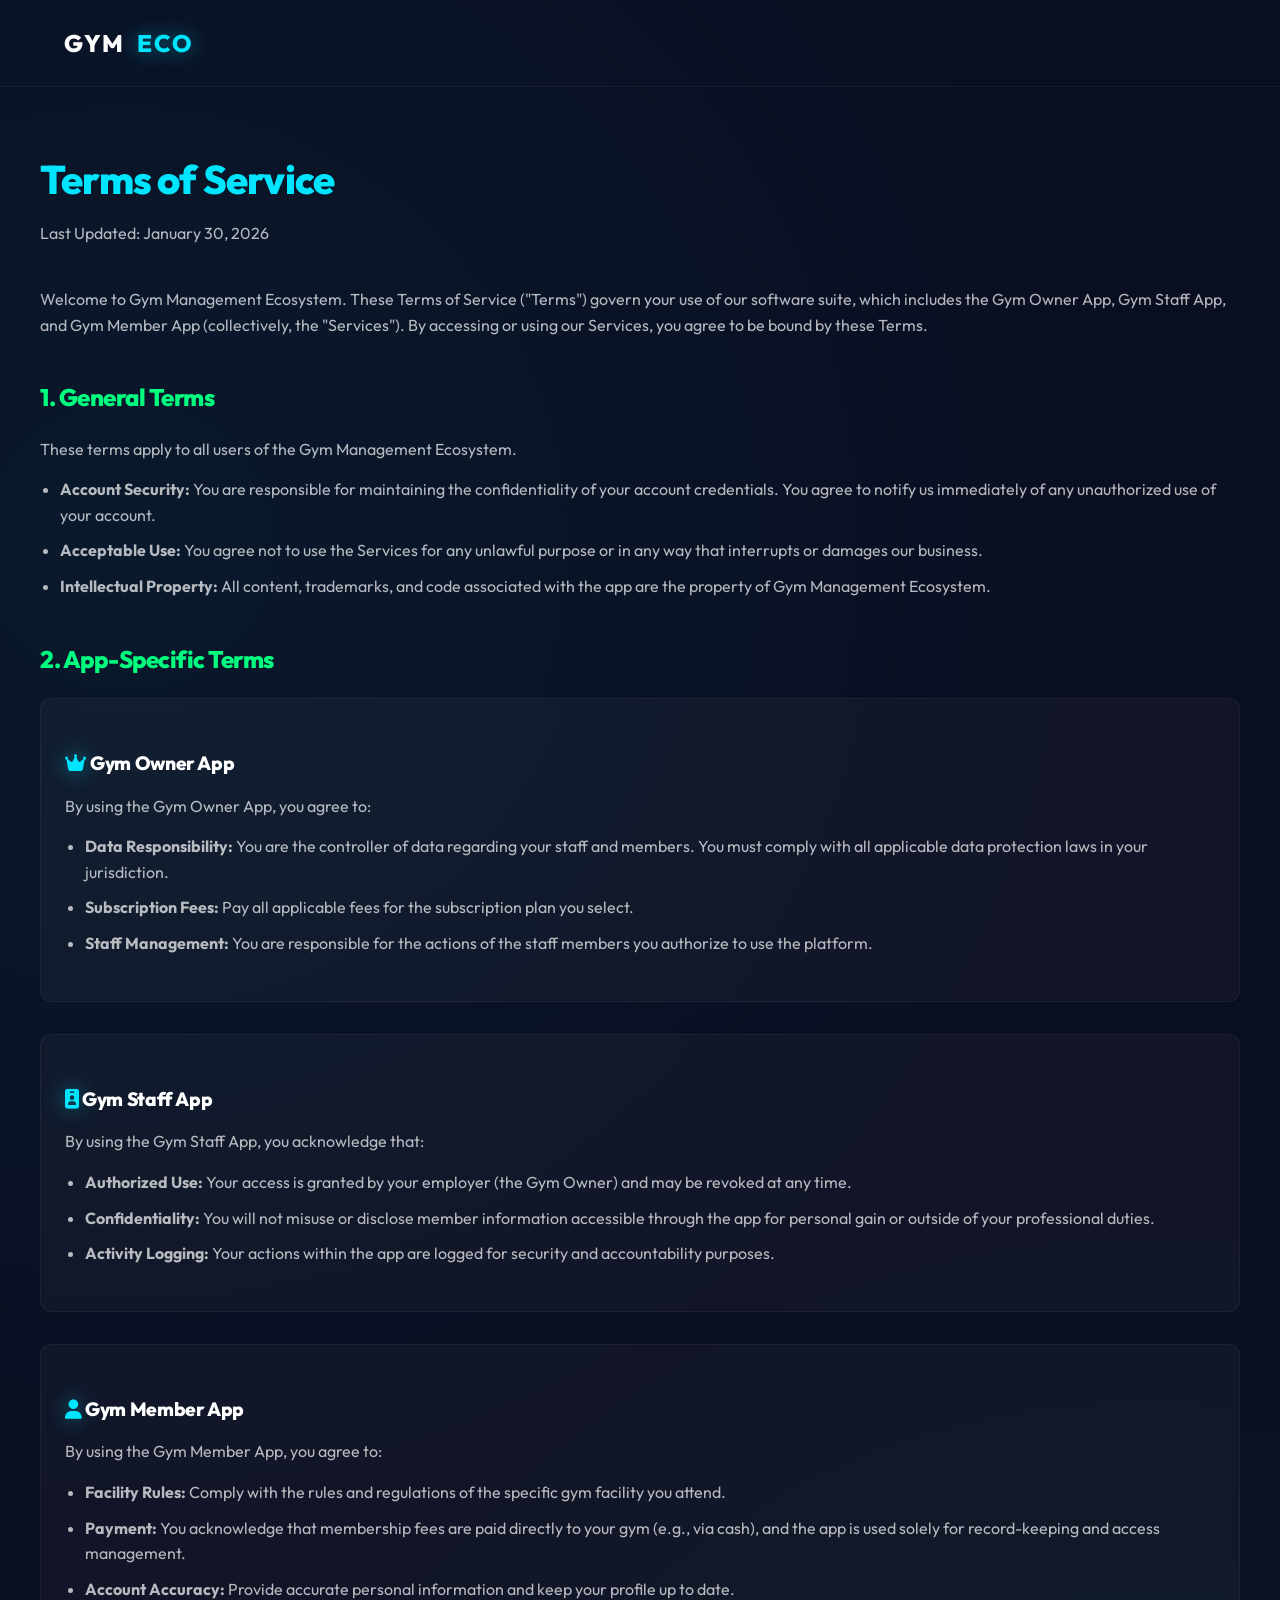
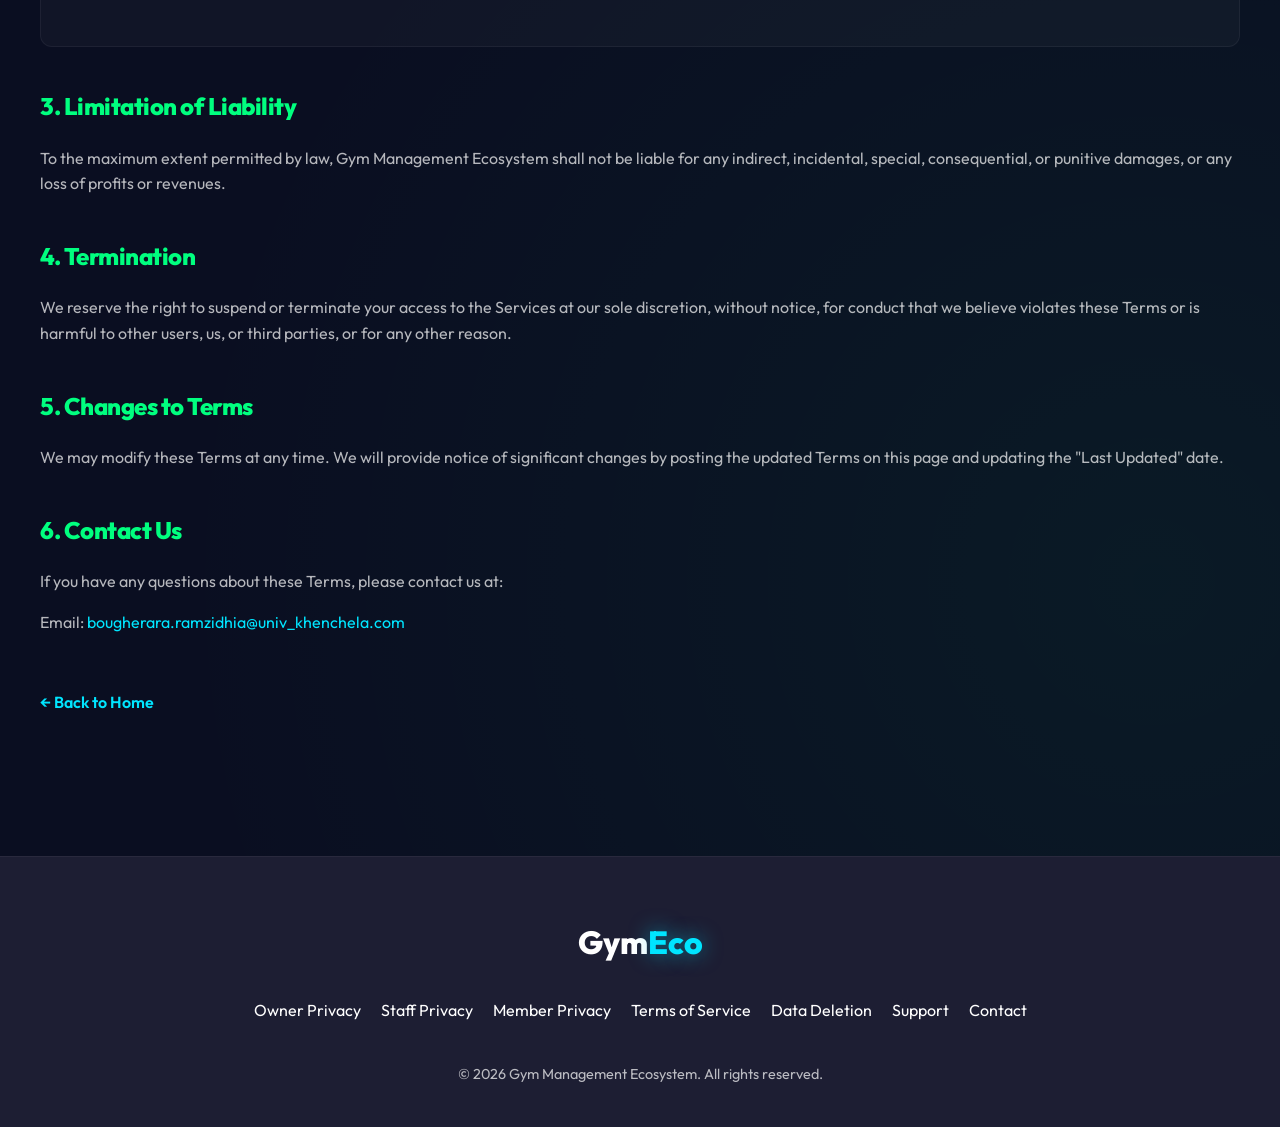
<file: terms_of_service.html>
<!DOCTYPE html>
<html lang="en">

<head>
    <meta charset="UTF-8">
    <meta name="viewport" content="width=device-width, initial-scale=1.0">
    <title>Terms of Service | Gym Management Ecosystem</title>
    <!-- Fonts -->
    <link rel="preconnect" href="https://fonts.googleapis.com">
    <link rel="preconnect" href="https://fonts.gstatic.com" crossorigin>
    <link href="https://fonts.googleapis.com/css2?family=Outfit:wght@300;400;600;800&display=swap" rel="stylesheet">
    <!-- Icons -->
    <link rel="stylesheet" href="https://cdnjs.cloudflare.com/ajax/libs/font-awesome/6.4.0/css/all.min.css">
    <!-- Styles -->
    <link rel="stylesheet" href="css/style.css">
</head>

<body>

    <header>
        <div class="container">
            <a href="index.html" class="logo">Gym<span class="text-cyan">Eco</span></a>
        </div>
    </header>

    <div class="container content-section">
        <h1>Terms of Service</h1>
        <span class="last-updated">Last Updated: January 30, 2026</span>

        <p>Welcome to Gym Management Ecosystem. These Terms of Service ("Terms") govern your use of our software suite,
            which includes the Gym Owner App, Gym Staff App, and Gym Member App (collectively, the "Services"). By
            accessing or using our Services, you agree to be bound by these Terms.</p>

        <h2>1. General Terms</h2>
        <p>These terms apply to all users of the Gym Management Ecosystem.</p>
        <ul>
            <li><strong>Account Security:</strong> You are responsible for maintaining the confidentiality of your
                account credentials. You agree to notify us immediately of any unauthorized use of your account.</li>
            <li><strong>Acceptable Use:</strong> You agree not to use the Services for any unlawful purpose or in any
                way that interrupts or damages our business.</li>
            <li><strong>Intellectual Property:</strong> All content, trademarks, and code associated with the app are
                the property of Gym Management Ecosystem.</li>
        </ul>

        <h2>2. App-Specific Terms</h2>

        <div class="term-card">
            <h3><i class="fas fa-crown text-cyan"></i> Gym Owner App</h3>
            <p>By using the Gym Owner App, you agree to:</p>
            <ul>
                <li><strong>Data Responsibility:</strong> You are the controller of data regarding your staff and
                    members. You must comply with all applicable data protection laws in your jurisdiction.</li>
                <li><strong>Subscription Fees:</strong> Pay all applicable fees for the subscription plan you select.
                </li>
                <li><strong>Staff Management:</strong> You are responsible for the actions of the staff members you
                    authorize to use the platform.</li>
            </ul>
        </div>

        <div class="term-card">
            <h3><i class="fas fa-id-badge text-cyan"></i> Gym Staff App</h3>
            <p>By using the Gym Staff App, you acknowledge that:</p>
            <ul>
                <li><strong>Authorized Use:</strong> Your access is granted by your employer (the Gym Owner) and may be
                    revoked at any time.</li>
                <li><strong>Confidentiality:</strong> You will not misuse or disclose member information accessible
                    through the app for personal gain or outside of your professional duties.</li>
                <li><strong>Activity Logging:</strong> Your actions within the app are logged for security and
                    accountability purposes.</li>
            </ul>
        </div>

        <div class="term-card">
            <h3><i class="fas fa-user text-cyan"></i> Gym Member App</h3>
            <p>By using the Gym Member App, you agree to:</p>
            <ul>
                <li><strong>Facility Rules:</strong> Comply with the rules and regulations of the specific gym facility
                    you attend.</li>
                <li><strong>Payment:</strong> You acknowledge that membership fees are paid directly to your gym (e.g.,
                    via cash), and the app is used solely for record-keeping and access management.</li>
                <li><strong>Account Accuracy:</strong> Provide accurate personal information and keep your profile up to
                    date.</li>
            </ul>
        </div>

        <h2>3. Limitation of Liability</h2>
        <p>To the maximum extent permitted by law, Gym Management Ecosystem shall not be liable for any indirect,
            incidental, special, consequential, or punitive damages, or any loss of profits or revenues.</p>

        <h2>4. Termination</h2>
        <p>We reserve the right to suspend or terminate your access to the Services at our sole discretion, without
            notice, for conduct that we believe violates these Terms or is harmful to other users, us, or third parties,
            or for any other reason.</p>

        <h2>5. Changes to Terms</h2>
        <p>We may modify these Terms at any time. We will provide notice of significant changes by posting the updated
            Terms on this page and updating the "Last Updated" date.</p>

        <h2>6. Contact Us</h2>
        <p>If you have any questions about these Terms, please contact us at:</p>
        <p>Email: <a href="mailto:bougherara.ramzidhia@univ_khenchela.com"
                style="color: var(--primary-cyan);">bougherara.ramzidhia@univ_khenchela.com</a></p>

        <a href="index.html" class="back-link">← Back to Home</a>
    </div>

    <footer>
        <div class="container">
            <div class="footer-logo">Gym<span class="text-cyan">Eco</span></div>
            <div class="footer-links" style="flex-wrap: wrap; gap: 20px;">
                <a href="owner_privacy.html">Owner Privacy</a>
                <a href="staff_privacy.html">Staff Privacy</a>
                <a href="member_privacy.html">Member Privacy</a>
                <a href="terms_of_service.html">Terms of Service</a>
                <a href="data-deletion.html">Data Deletion</a>
                <a href="mailto:bougherara.ramzidhia@univ_khenchela.com">Support</a>
                <a href="https://wa.me/213541784737">Contact</a>
            </div>
            <div class="copyright">
                &copy; <span class="copyright-year">2026</span> Gym Management Ecosystem. All rights reserved.
            </div>
        </div>
    </footer>

    <!-- Scripts -->
    <script src="js/script.js"></script>
</body>

</html>
</file>
<file: css/style.css>
:root {
    /* Extracted from AppColors */
    --bg-dark: #0A0E21;
    /* Deep Navy/Black */
    --bg-surface: #1D1E33;
    /* Slightly lighter surface */
    --bg-input: #2A2D40;

    --primary-cyan: #00E5FF;
    /* Electric Blue */
    --secondary-green: #00FF7F;
    /* Neon Green */
    --error-red: #FF3D00;
    --text-main: #FFFFFF;
    --text-muted: rgba(255, 255, 255, 0.7);

    --gradient-ui: linear-gradient(135deg, var(--primary-cyan), #00B0FF);
}

* {
    margin: 0;
    padding: 0;
    box-sizing: border-box;
}

body {
    font-family: 'Outfit', sans-serif;
    background-color: var(--bg-dark);
    color: var(--text-main);
    overflow-x: hidden;
    line-height: 1.6;
    background-image:
        radial-gradient(circle at 10% 20%, rgba(0, 229, 255, 0.05) 0%, transparent 40%),
        radial-gradient(circle at 90% 80%, rgba(0, 255, 127, 0.05) 0%, transparent 40%);
}

h1,
h2,
h3,
h4 {
    font-weight: 800;
    letter-spacing: -0.02em;
}

a {
    text-decoration: none;
    color: inherit;
    transition: all 0.3s ease;
}

/* Utility */
.text-cyan {
    color: var(--primary-cyan);
    text-shadow: 0 0 20px rgba(0, 229, 255, 0.5);
}

.text-green {
    color: var(--secondary-green);
}

.container {
    max-width: 1200px;
    margin: 0 auto;
    padding: 0 24px;
}

/* Header */
header {
    padding: 24px 0;
    /* position: absolute; removed to allow better flow on other pages if needed, but for index it was absolute */
    width: 100%;
    z-index: 100;
    border-bottom: 1px solid rgba(255, 255, 255, 0.05);
}

/* On landing page we might want absolute header, handled via class if needed or globally if consistent */
/* For now, keeping it standard */

nav {
    display: flex;
    justify-content: space-between;
    align-items: center;
    position: relative;
}

.logo {
    font-size: 1.5rem;
    font-weight: 800;
    text-transform: uppercase;
    letter-spacing: 2px;
    display: flex;
    align-items: center;
    gap: 12px;
}

.logo img {
    height: 40px;
    width: auto;
}

.nav-links {
    display: flex;
    gap: 32px;
    align-items: center;
}

.nav-links > a, 
.dropdown-trigger {
    color: var(--text-muted);
    font-size: 0.9rem;
    text-transform: uppercase;
    letter-spacing: 1px;
    font-weight: 600;
    cursor: pointer;
    display: flex;
    align-items: center;
    gap: 6px;
}

.nav-links a:hover,
.dropdown-trigger:hover {
    color: var(--primary-cyan);
    text-shadow: 0 0 10px rgba(0, 229, 255, 0.5);
}

/* Dropdown Styles */
.nav-item-dropdown {
    position: relative;
    height: 100%;
    display: flex;
    align-items: center;
}

.dropdown-content {
    display: none;
    position: absolute;
    top: 100%;
    left: 50%;
    transform: translateX(-50%);
    background: var(--bg-surface);
    min-width: 200px;
    border: 1px solid rgba(255, 255, 255, 0.1);
    border-radius: 12px;
    box-shadow: 0 15px 35px rgba(0, 0, 0, 0.5);
    padding: 12px 0;
    margin-top: 15px;
    z-index: 1000;
    backdrop-filter: blur(10px);
}

.dropdown-content::before {
    content: '';
    position: absolute;
    top: -8px;
    left: 50%;
    transform: translateX(-50%);
    border-left: 8px solid transparent;
    border-right: 8px solid transparent;
    border-bottom: 8px solid var(--bg-surface);
}

/* Invisible bridge to prevent dropdown closing on gap */
.dropdown-content::after {
    content: '';
    position: absolute;
    top: -20px;
    left: 0;
    width: 100%;
    height: 20px;
}

.dropdown-content a {
    display: block;
    padding: 12px 20px;
    color: var(--text-muted) !important;
    text-transform: none;
    font-size: 0.9rem;
    letter-spacing: 0;
    font-weight: 500;
    transition: all 0.3s ease;
    text-align: left;
}

.dropdown-content a:hover {
    background: rgba(0, 229, 255, 0.1);
    color: var(--primary-cyan) !important;
    padding-left: 25px;
}

.nav-item-dropdown:hover .dropdown-content {
    display: block;
    animation: navFadeUp 0.3s ease-out;
}

@keyframes navFadeUp {
    from {
        opacity: 0;
        transform: translate(-50%, 10px);
    }
    to {
        opacity: 1;
        transform: translate(-50%, 0);
    }
}

/* Mobile Menu Button */
.menu-toggle {
    display: none;
    font-size: 1.5rem;
    color: var(--text-main);
    cursor: pointer;
}

/* Hero */
.hero {
    min-height: 100vh;
    display: flex;
    align-items: center;
    justify-content: center;
    text-align: center;
    position: relative;
    padding-top: 80px; /* Offset for header if fixed/absolute */
}

.hero::before {
    content: '';
    position: absolute;
    top: 0;
    left: 0;
    right: 0;
    height: 100%;
    background:
        linear-gradient(rgba(10, 14, 33, 0.8), rgba(10, 14, 33, 0.8)),
        url("../splash_logo.png") no-repeat center center;
    background-size: contain;
    opacity: 0.1;
    z-index: -1;
    filter: blur(5px);
}

.hero-content {
    max-width: 800px;
    animation: fadeUp 1s ease-out;
    z-index: 1;
}

.hero h1 {
    font-size: 4.5rem;
    line-height: 1.1;
    margin-bottom: 24px;
}

.hero p {
    font-size: 1.25rem;
    color: var(--text-muted);
    margin-bottom: 48px;
    max-width: 600px;
    margin-left: auto;
    margin-right: auto;
}

.cta-button {
    display: inline-block;
    padding: 16px 48px;
    background: var(--primary-cyan);
    color: #000;
    font-weight: 800;
    font-size: 1rem;
    text-transform: uppercase;
    letter-spacing: 1px;
    border-radius: 12px;
    box-shadow: 0 0 20px rgba(0, 229, 255, 0.3);
    transition: transform 0.3s, box-shadow 0.3s;
}

.cta-button:hover {
    transform: translateY(-2px);
    box-shadow: 0 0 40px rgba(0, 229, 255, 0.6);
    background: #fff;
}

/* Features Section */
.app-section {
    padding: 80px 0;
    display: flex;
    align-items: center;
    gap: 60px;
}

.app-section.reverse {
    flex-direction: row-reverse;
}

.app-info {
    flex: 1;
}

.app-visual {
    flex: 1;
    position: relative;
}

.mockup-card {
    background: var(--bg-surface);
    border: 1px solid rgba(255, 255, 255, 0.05);
    border-radius: 24px;
    padding: 40px;
    aspect-ratio: 16/9;
    display: flex;
    align-items: center;
    justify-content: center;
    font-size: 1.5rem;
    color: var(--text-muted);
    box-shadow: 0 20px 50px rgba(0, 0, 0, 0.3);
    transition: transform 0.3s, border-color 0.3s;
    position: relative;
    overflow: hidden;
}

.mockup-card::after {
    content: '';
    position: absolute;
    top: 0;
    left: 0;
    width: 100%;
    height: 100%;
    background: linear-gradient(135deg, rgba(255, 255, 255, 0.05), transparent);
    pointer-events: none;
}

.mockup-card:hover {
    transform: scale(1.02);
    border-color: var(--primary-cyan);
    box-shadow: 0 0 30px rgba(0, 229, 255, 0.1);
}

.mockup-card i {
    font-size: 4rem;
    margin-bottom: 20px;
    display: block;
    text-align: center;
    color: var(--primary-cyan);
}

.mockup-card img {
    max-width: 100px;
    margin-bottom: 20px;
    display: block;
    margin-left: auto;
    margin-right: auto;
}

.app-label {
    text-transform: uppercase;
    letter-spacing: 2px;
    font-weight: 700;
    font-size: 0.9rem;
    color: var(--secondary-green);
    margin-bottom: 16px;
    display: block;
}

.app-info h2 {
    font-size: 3rem;
    margin-bottom: 24px;
}

.app-info p {
    color: var(--text-muted);
    font-size: 1.1rem;
    margin-bottom: 32px;
}

.feature-list {
    display: grid;
    grid-template-columns: 1fr 1fr;
    gap: 20px;
}

.feature-item {
    display: flex;
    align-items: center;
    gap: 12px;
    color: #fff;
    font-weight: 500;
}

.feature-item i {
    color: var(--primary-cyan);
    background: rgba(0, 229, 255, 0.1);
    width: 32px;
    height: 32px;
    display: flex;
    align-items: center;
    justify-content: center;
    border-radius: 8px;
    font-size: 0.9rem;
}

/* Footer */
footer {
    padding: 60px 0 40px;
    border-top: 1px solid rgba(255, 255, 255, 0.05);
    text-align: center;
    background: var(--bg-surface);
    margin-top: 80px;
}

.footer-logo {
    font-size: 2rem;
    font-weight: 800;
    margin-bottom: 30px;
    display: inline-block;
    color: var(--text-main);
}

.footer-links {
    display: flex;
    justify-content: center;
    flex-wrap: wrap;
    gap: 24px;
    margin-bottom: 40px;
}

.copyright {
    color: var(--text-muted);
    font-size: 0.9rem;
}

/* Policy Pages Specifics */
.content-section {
    padding: 60px 0;
}

.content-section h1 {
    font-size: 2.5rem;
    margin-bottom: 10px;
    color: var(--primary-cyan);
}

.content-section .last-updated {
    color: var(--text-muted);
    margin-bottom: 40px;
    display: block;
}

.content-section h2 {
    font-size: 1.5rem;
    margin-top: 40px;
    margin-bottom: 20px;
    color: var(--secondary-green);
}

.content-section h3 {
    font-size: 1.2rem;
    margin-top: 25px;
    margin-bottom: 15px;
    color: #fff;
}

.content-section p, .content-section li {
    color: var(--text-muted);
    margin-bottom: 15px;
}

.content-section ul {
    padding-left: 20px;
    margin-bottom: 20px;
}

.content-section li {
    margin-bottom: 10px;
}

.back-link {
    display: inline-block;
    margin-top: 40px;
    color: var(--primary-cyan);
    text-decoration: none;
    font-weight: 600;
}

.back-link:hover {
    text-decoration: underline;
}

/* Terms Specific - Reusing card styles lighter */
.term-card {
    background: rgba(255, 255, 255, 0.03);
    border-radius: 12px;
    padding: 24px;
    margin-bottom: 32px;
    border: 1px solid rgba(255, 255, 255, 0.05);
}


/* Animations */
@keyframes fadeUp {
    from {
        opacity: 0;
        transform: translateY(20px);
    }
    to {
        opacity: 1;
        transform: translateY(0);
    }
}

/* Responsive Design */
@media (max-width: 960px) {
    .hero h1 {
        font-size: 3.5rem;
    }
    
    .app-section {
        flex-direction: column !important; /* Force stack on smaller screens */
        gap: 40px;
        padding: 60px 0;
        text-align: center;
    }
    
    .app-info {
        width: 100%;
    }
    
    .feature-list {
        grid-template-columns: 1fr;
        justify-items: center; /* Center items for better look on mobile */
    }

    .feature-item {
        width: 100%;
        max-width: 300px;
        justify-content: flex-start; /* Keep text aligned left relative to icon, but block centered */
    }
}

@media (max-width: 768px) {
    .nav-links {
        display: none; /* Hide desktop nav */
        position: absolute;
        top: 100%;
        left: 0;
        right: 0;
        background: var(--bg-surface);
        flex-direction: column;
        padding: 24px;
        border-bottom: 1px solid rgba(255,255,255,0.05);
        gap: 20px;
        align-items: center;
    }

    .nav-links.active {
        display: flex;
    }

    .menu-toggle {
        display: block;
    }
    
    .hero h1 {
        font-size: 2.5rem;
    }
    
    .hero p {
        font-size: 1rem;
    }
    
    .cta-button {
        padding: 12px 32px;
        font-size: 0.9rem;
    }
}
</file>
